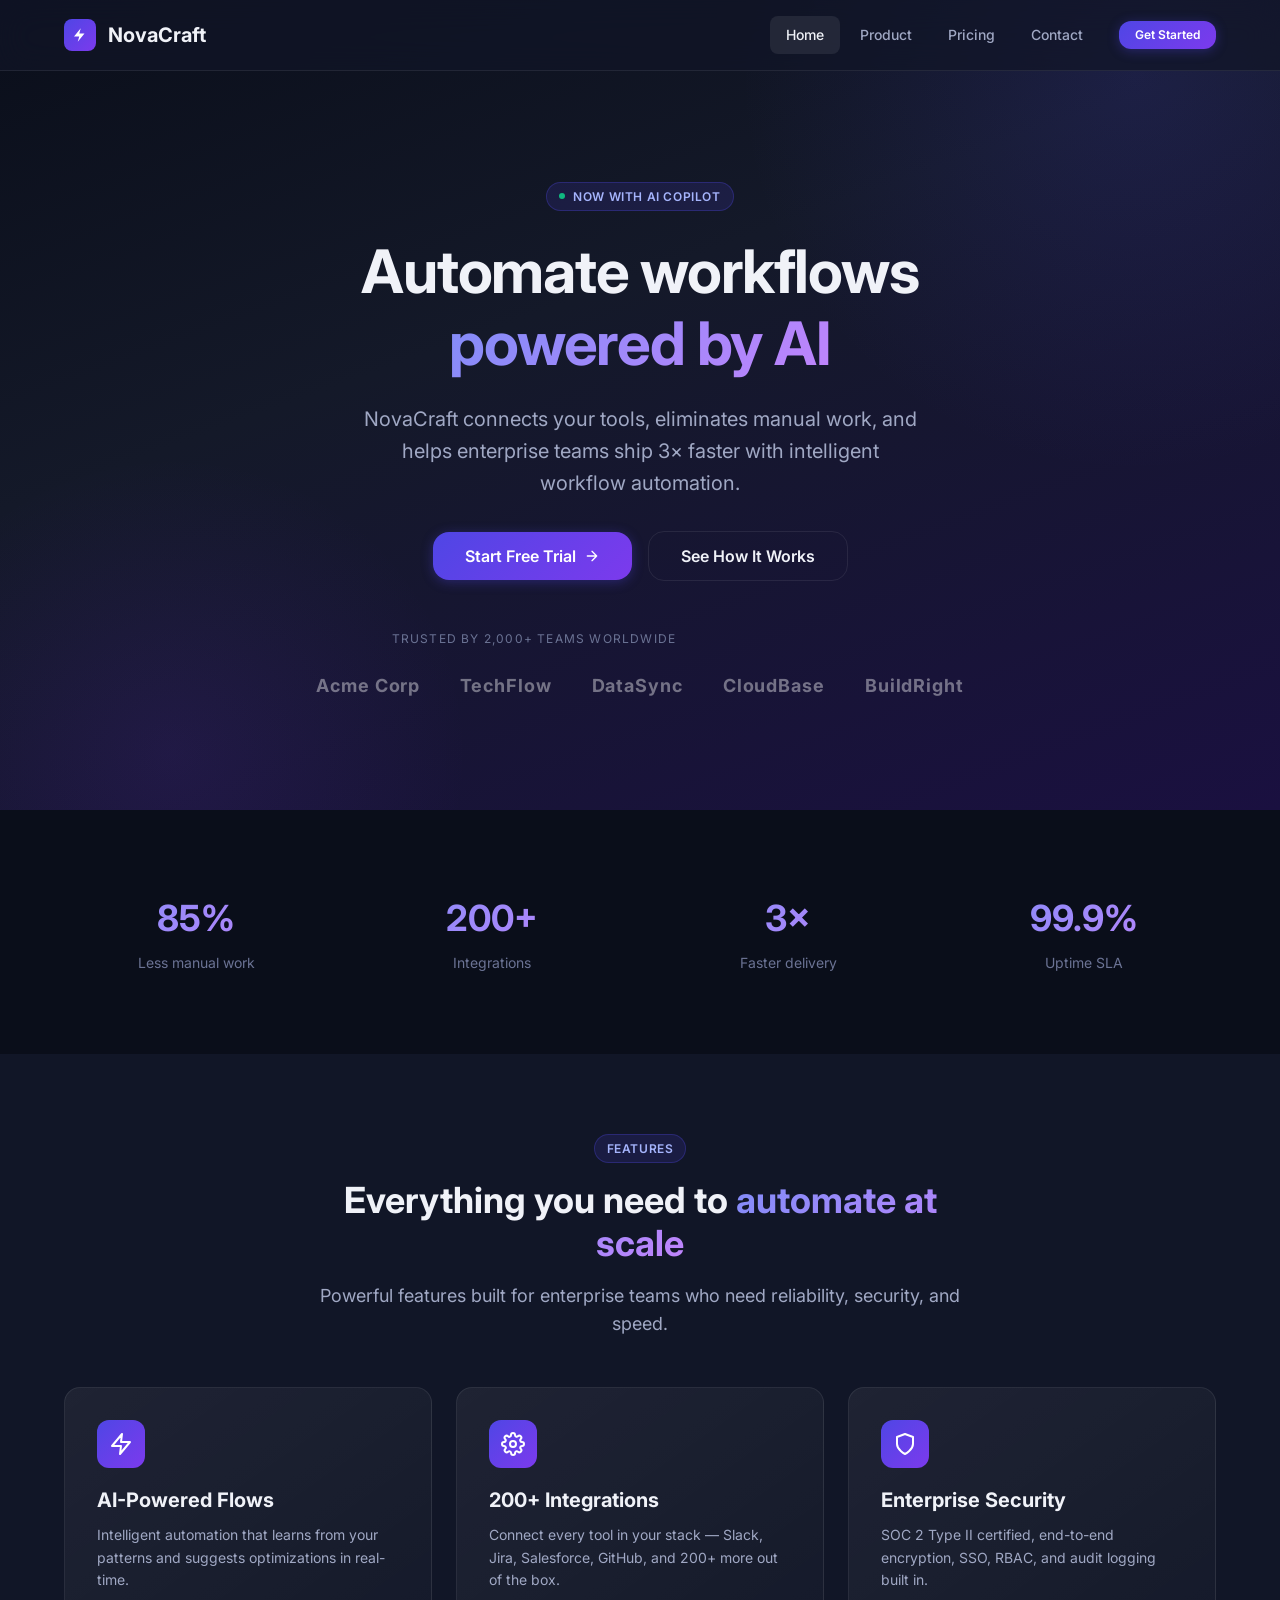
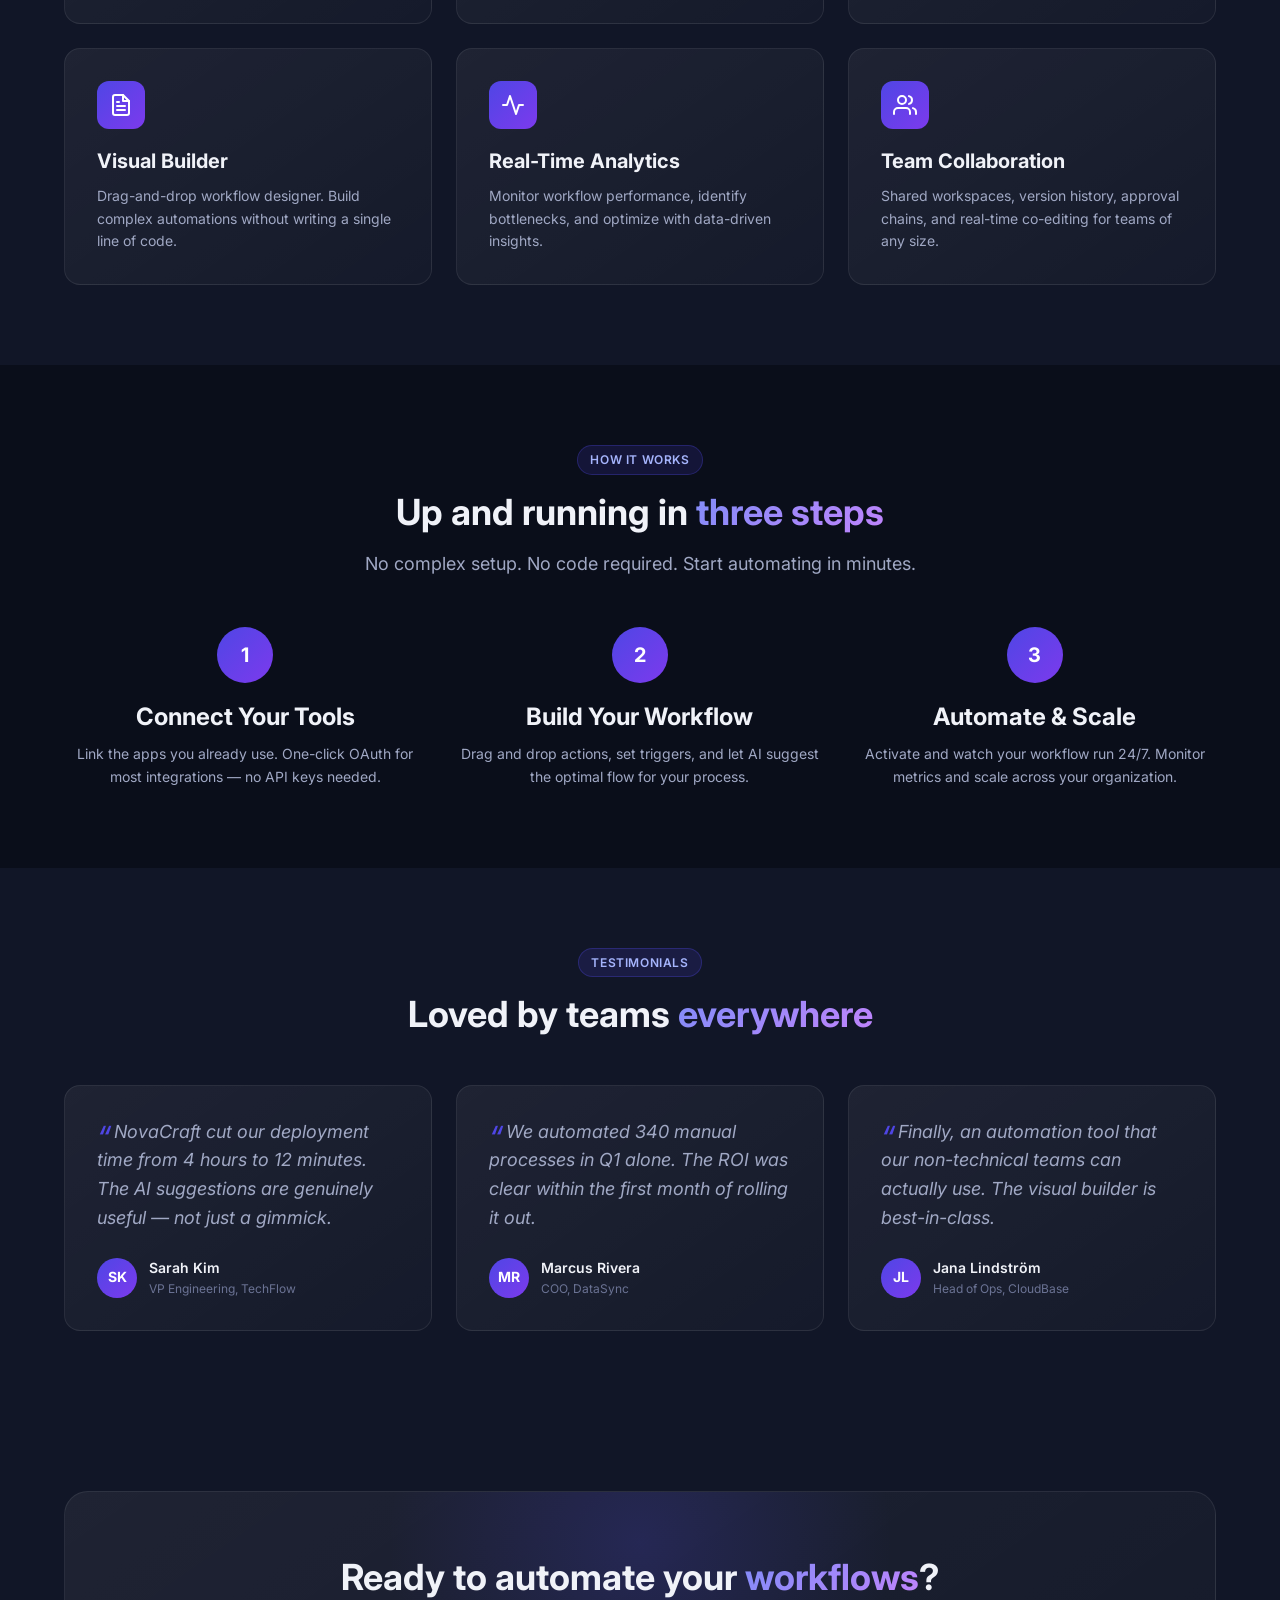
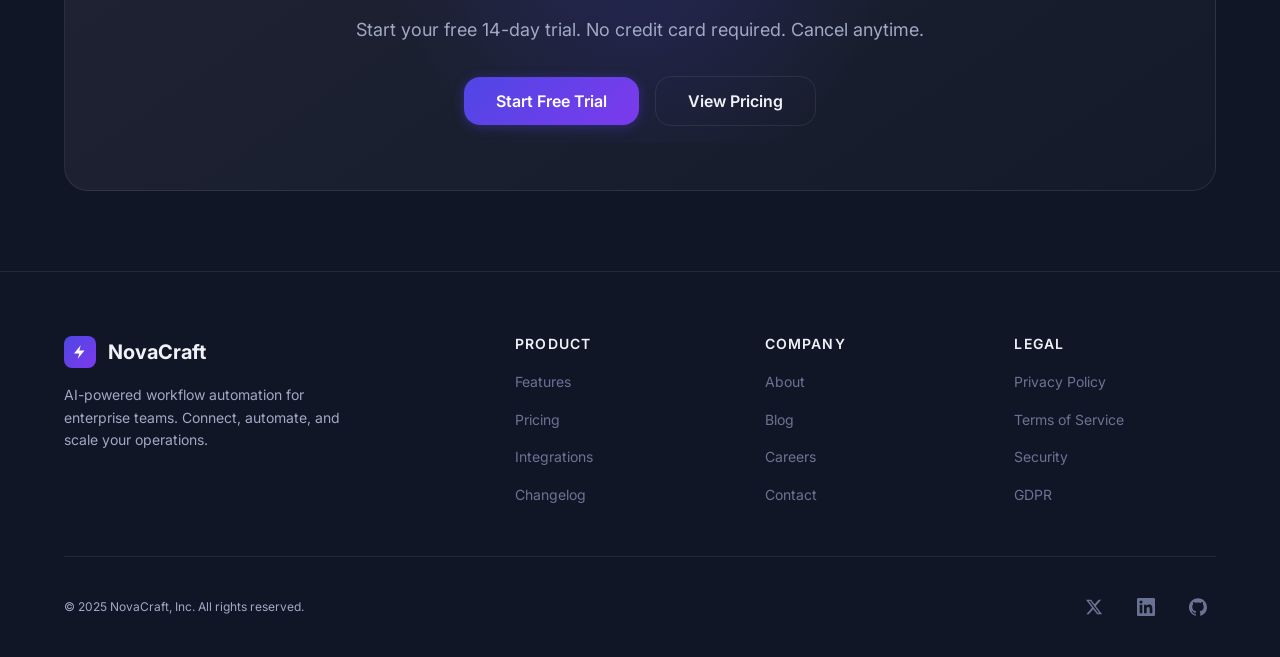
<file: task-a-marketing-site/index.html>
<!DOCTYPE html>
<html lang="en" dir="ltr">
<head>
  <meta charset="UTF-8">
  <meta name="viewport" content="width=device-width, initial-scale=1.0">

  <!-- SEO Meta -->
  <title>NovaCraft — AI Workflow Automation for Enterprise Teams</title>
  <meta name="description" content="NovaCraft automates complex business workflows with AI. Reduce manual effort by 85%, connect 200+ tools, and ship faster. Trusted by 2,000+ enterprise teams.">
  <link rel="canonical" href="https://novacraft-site.github.io/">

  <!-- Open Graph -->
  <meta property="og:title" content="NovaCraft — AI Workflow Automation for Enterprise Teams">
  <meta property="og:description" content="Automate complex business workflows with AI. Reduce manual effort by 85%, connect 200+ tools, and ship faster.">
  <meta property="og:type" content="website">
  <meta property="og:url" content="https://novacraft-site.github.io/">
  <meta property="og:image" content="https://novacraft-site.github.io/img/product-dashboard.png">
  <meta property="og:site_name" content="NovaCraft">

  <!-- Twitter -->
  <meta name="twitter:card" content="summary_large_image">
  <meta name="twitter:title" content="NovaCraft — AI Workflow Automation for Enterprise Teams">
  <meta name="twitter:description" content="Automate complex business workflows with AI. Reduce manual effort by 85%.">
  <meta name="twitter:image" content="https://novacraft-site.github.io/img/product-dashboard.png">

  <!-- Favicon -->
  <link rel="icon" href="favicon.svg" type="image/svg+xml">

  <!-- Fonts: preload critical weight, then load full family -->
  <link rel="preconnect" href="https://fonts.googleapis.com">
  <link rel="preconnect" href="https://fonts.gstatic.com" crossorigin>
  <link href="https://fonts.googleapis.com/css2?family=Inter:wght@400;500;600;700&display=swap" rel="stylesheet">

  <!-- Stylesheets -->
  <link rel="stylesheet" href="css/tokens.css">
  <link rel="stylesheet" href="css/base.css">
  <link rel="stylesheet" href="css/components.css">
  <link rel="stylesheet" href="css/pages/home.css">

  <!-- Structured Data -->
  <script type="application/ld+json">
  {
    "@context": "https://schema.org",
    "@graph": [
      {
        "@type": "Organization",
        "@id": "https://novacraft-site.github.io/#org",
        "name": "NovaCraft",
        "url": "https://novacraft-site.github.io/",
        "logo": "https://novacraft-site.github.io/favicon.svg",
        "description": "AI-powered workflow automation platform for enterprise teams.",
        "sameAs": [
          "https://twitter.com/novacraft",
          "https://linkedin.com/company/novacraft"
        ],
        "contactPoint": {
          "@type": "ContactPoint",
          "contactType": "sales",
          "email": "hello@novacraft.io"
        }
      },
      {
        "@type": "WebSite",
        "@id": "https://novacraft-site.github.io/#website",
        "name": "NovaCraft",
        "url": "https://novacraft-site.github.io/",
        "publisher": { "@id": "https://novacraft-site.github.io/#org" }
      },
      {
        "@type": "SoftwareApplication",
        "name": "NovaCraft Workflow Platform",
        "applicationCategory": "BusinessApplication",
        "operatingSystem": "Web",
        "description": "AI-powered workflow automation platform that connects 200+ tools and reduces manual effort by 85%.",
        "offers": {
          "@type": "AggregateOffer",
          "priceCurrency": "USD",
          "lowPrice": "29",
          "highPrice": "149",
          "offerCount": "3"
        },
        "provider": { "@id": "https://novacraft-site.github.io/#org" },
        "aggregateRating": {
          "@type": "AggregateRating",
          "ratingValue": "4.8",
          "reviewCount": "320",
          "bestRating": "5"
        }
      },
      {
        "@type": "BreadcrumbList",
        "itemListElement": [
          {
            "@type": "ListItem",
            "position": 1,
            "name": "Home",
            "item": "https://novacraft-site.github.io/"
          }
        ]
      }
    ]
  }
  </script>
</head>
<body>
  <!-- Skip to Content -->
  <a href="#main-content" class="skip-link">Skip to main content</a>

  <!-- ═══ NAVBAR ═══ -->
  <header class="navbar" role="banner">
    <div class="container navbar__inner">
      <a href="index.html" class="navbar__logo" aria-label="NovaCraft home">
        <span class="navbar__logo-icon">
          <svg viewBox="0 0 24 24" aria-hidden="true"><path d="M13 3L4 14h7l-2 7 9-11h-7l2-7z"/></svg>
        </span>
        NovaCraft
      </a>

      <button class="navbar__toggle" aria-label="Open menu" aria-expanded="false" aria-controls="nav-menu" id="nav-toggle">
        <span class="navbar__toggle-bar" aria-hidden="true"></span>
        <span class="navbar__toggle-bar" aria-hidden="true"></span>
        <span class="navbar__toggle-bar" aria-hidden="true"></span>
      </button>

      <nav id="nav-menu" class="navbar__links" role="navigation" aria-label="Primary navigation">
        <a href="index.html" class="navbar__link" aria-current="page">Home</a>
        <a href="product.html" class="navbar__link">Product</a>
        <a href="pricing.html" class="navbar__link">Pricing</a>
        <a href="contact.html" class="navbar__link">Contact</a>
        <span class="navbar__cta">
          <a href="contact.html" class="btn btn--primary btn--sm">Get Started</a>
        </span>
      </nav>
    </div>
  </header>

  <!-- ═══ MAIN ═══ -->
  <main id="main-content">

    <!-- Hero Section -->
    <section class="hero" aria-labelledby="hero-title">
      <div class="container hero__content">
        <div class="badge badge--brand hero__badge">
          <span class="badge__dot" aria-hidden="true"></span>
          Now with AI Copilot
        </div>

        <h1 id="hero-title" class="hero__title">
          Automate workflows <br>
          <span class="gradient-text">powered by AI</span>
        </h1>

        <p class="hero__subtitle">
          NovaCraft connects your tools, eliminates manual work, and helps enterprise teams ship 3× faster with intelligent workflow automation.
        </p>

        <div class="hero__actions">
          <a href="contact.html" class="btn btn--primary btn--lg">
            Start Free Trial
            <svg width="16" height="16" viewBox="0 0 24 24" fill="none" stroke="currentColor" stroke-width="2" stroke-linecap="round" stroke-linejoin="round" aria-hidden="true"><path d="M5 12h14M12 5l7 7-7 7"/></svg>
          </a>
          <a href="product.html" class="btn btn--secondary btn--lg">
            See How It Works
          </a>
        </div>

        <div class="hero__proof" aria-label="Trusted by leading companies">
          <p class="hero__proof-label">Trusted by 2,000+ teams worldwide</p>
          <div class="logo-strip">
            <span class="logo-strip__item">Acme Corp</span>
            <span class="logo-strip__item">TechFlow</span>
            <span class="logo-strip__item">DataSync</span>
            <span class="logo-strip__item">CloudBase</span>
            <span class="logo-strip__item">BuildRight</span>
          </div>
        </div>
      </div>
    </section>

    <!-- Stats -->
    <section class="section" aria-label="Key metrics">
      <div class="container">
        <div class="stats reveal">
          <div class="stat">
            <div class="stat__value">85%</div>
            <div class="stat__label">Less manual work</div>
          </div>
          <div class="stat">
            <div class="stat__value">200+</div>
            <div class="stat__label">Integrations</div>
          </div>
          <div class="stat">
            <div class="stat__value">3×</div>
            <div class="stat__label">Faster delivery</div>
          </div>
          <div class="stat">
            <div class="stat__value">99.9%</div>
            <div class="stat__label">Uptime SLA</div>
          </div>
        </div>
      </div>
    </section>

    <!-- Features -->
    <section class="section features" aria-labelledby="features-title">
      <div class="container">
        <div class="section-header reveal">
          <div class="section-header__badge">
            <span class="badge badge--brand">Features</span>
          </div>
          <h2 id="features-title" class="section-header__title">Everything you need to <span class="gradient-text">automate at scale</span></h2>
          <p class="section-header__text">Powerful features built for enterprise teams who need reliability, security, and speed.</p>
        </div>

        <div class="features__grid">
          <!-- Feature 1 -->
          <article class="card reveal reveal-delay-1">
            <div class="card__icon" aria-hidden="true">
              <svg viewBox="0 0 24 24"><path d="M13 2L3 14h9l-1 8 10-12h-9l1-8z"/></svg>
            </div>
            <h3 class="card__title">AI-Powered Flows</h3>
            <p class="card__text">Intelligent automation that learns from your patterns and suggests optimizations in real-time.</p>
          </article>

          <!-- Feature 2 -->
          <article class="card reveal reveal-delay-2">
            <div class="card__icon" aria-hidden="true">
              <svg viewBox="0 0 24 24"><circle cx="12" cy="12" r="3"/><path d="M19.4 15a1.65 1.65 0 00.33 1.82l.06.06a2 2 0 01-2.83 2.83l-.06-.06a1.65 1.65 0 00-1.82-.33 1.65 1.65 0 00-1 1.51V21a2 2 0 01-4 0v-.09A1.65 1.65 0 009 19.4a1.65 1.65 0 00-1.82.33l-.06.06a2 2 0 01-2.83-2.83l.06-.06A1.65 1.65 0 004.68 15a1.65 1.65 0 00-1.51-1H3a2 2 0 010-4h.09A1.65 1.65 0 004.6 9a1.65 1.65 0 00-.33-1.82l-.06-.06a2 2 0 012.83-2.83l.06.06A1.65 1.65 0 009 4.68a1.65 1.65 0 001-1.51V3a2 2 0 014 0v.09a1.65 1.65 0 001 1.51 1.65 1.65 0 001.82-.33l.06-.06a2 2 0 012.83 2.83l-.06.06A1.65 1.65 0 0019.4 9a1.65 1.65 0 001.51 1H21a2 2 0 010 4h-.09a1.65 1.65 0 00-1.51 1z"/></svg>
            </div>
            <h3 class="card__title">200+ Integrations</h3>
            <p class="card__text">Connect every tool in your stack — Slack, Jira, Salesforce, GitHub, and 200+ more out of the box.</p>
          </article>

          <!-- Feature 3 -->
          <article class="card reveal reveal-delay-3">
            <div class="card__icon" aria-hidden="true">
              <svg viewBox="0 0 24 24"><path d="M12 22s8-4 8-10V5l-8-3-8 3v7c0 6 8 10 8 10z"/></svg>
            </div>
            <h3 class="card__title">Enterprise Security</h3>
            <p class="card__text">SOC 2 Type II certified, end-to-end encryption, SSO, RBAC, and audit logging built in.</p>
          </article>

          <!-- Feature 4 -->
          <article class="card reveal reveal-delay-1">
            <div class="card__icon" aria-hidden="true">
              <svg viewBox="0 0 24 24"><path d="M14 2H6a2 2 0 00-2 2v16a2 2 0 002 2h12a2 2 0 002-2V8z"/><polyline points="14 2 14 8 20 8"/><line x1="16" y1="13" x2="8" y2="13"/><line x1="16" y1="17" x2="8" y2="17"/><polyline points="10 9 9 9 8 9"/></svg>
            </div>
            <h3 class="card__title">Visual Builder</h3>
            <p class="card__text">Drag-and-drop workflow designer. Build complex automations without writing a single line of code.</p>
          </article>

          <!-- Feature 5 -->
          <article class="card reveal reveal-delay-2">
            <div class="card__icon" aria-hidden="true">
              <svg viewBox="0 0 24 24"><polyline points="22 12 18 12 15 21 9 3 6 12 2 12"/></svg>
            </div>
            <h3 class="card__title">Real-Time Analytics</h3>
            <p class="card__text">Monitor workflow performance, identify bottlenecks, and optimize with data-driven insights.</p>
          </article>

          <!-- Feature 6 -->
          <article class="card reveal reveal-delay-3">
            <div class="card__icon" aria-hidden="true">
              <svg viewBox="0 0 24 24"><path d="M17 21v-2a4 4 0 00-4-4H5a4 4 0 00-4 4v2"/><circle cx="9" cy="7" r="4"/><path d="M23 21v-2a4 4 0 00-3-3.87"/><path d="M16 3.13a4 4 0 010 7.75"/></svg>
            </div>
            <h3 class="card__title">Team Collaboration</h3>
            <p class="card__text">Shared workspaces, version history, approval chains, and real-time co-editing for teams of any size.</p>
          </article>
        </div>
      </div>
    </section>

    <!-- How It Works -->
    <section class="section" aria-labelledby="how-title">
      <div class="container">
        <div class="section-header reveal">
          <div class="section-header__badge">
            <span class="badge badge--brand">How It Works</span>
          </div>
          <h2 id="how-title" class="section-header__title">Up and running in <span class="gradient-text">three steps</span></h2>
          <p class="section-header__text">No complex setup. No code required. Start automating in minutes.</p>
        </div>

        <div class="how-it-works__steps">
          <div class="step reveal reveal-delay-1">
            <div class="step__number" aria-hidden="true">1</div>
            <h3 class="step__title">Connect Your Tools</h3>
            <p class="step__text">Link the apps you already use. One-click OAuth for most integrations — no API keys needed.</p>
          </div>

          <div class="step reveal reveal-delay-2">
            <div class="step__number" aria-hidden="true">2</div>
            <h3 class="step__title">Build Your Workflow</h3>
            <p class="step__text">Drag and drop actions, set triggers, and let AI suggest the optimal flow for your process.</p>
          </div>

          <div class="step reveal reveal-delay-3">
            <div class="step__number" aria-hidden="true">3</div>
            <h3 class="step__title">Automate &amp; Scale</h3>
            <p class="step__text">Activate and watch your workflow run 24/7. Monitor metrics and scale across your organization.</p>
          </div>
        </div>
      </div>
    </section>

    <!-- Testimonials -->
    <section class="section" aria-labelledby="testimonials-title" style="background: var(--color-bg-secondary);">
      <div class="container">
        <div class="section-header reveal">
          <div class="section-header__badge">
            <span class="badge badge--brand">Testimonials</span>
          </div>
          <h2 id="testimonials-title" class="section-header__title">Loved by teams <span class="gradient-text">everywhere</span></h2>
        </div>

        <div class="testimonials__grid">
          <article class="testimonial reveal reveal-delay-1">
            <blockquote class="testimonial__quote">NovaCraft cut our deployment time from 4 hours to 12 minutes. The AI suggestions are genuinely useful — not just a gimmick.</blockquote>
            <div class="testimonial__author">
              <div class="testimonial__avatar" aria-hidden="true">SK</div>
              <div>
                <div class="testimonial__name">Sarah Kim</div>
                <div class="testimonial__role">VP Engineering, TechFlow</div>
              </div>
            </div>
          </article>

          <article class="testimonial reveal reveal-delay-2">
            <blockquote class="testimonial__quote">We automated 340 manual processes in Q1 alone. The ROI was clear within the first month of rolling it out.</blockquote>
            <div class="testimonial__author">
              <div class="testimonial__avatar" aria-hidden="true">MR</div>
              <div>
                <div class="testimonial__name">Marcus Rivera</div>
                <div class="testimonial__role">COO, DataSync</div>
              </div>
            </div>
          </article>

          <article class="testimonial reveal reveal-delay-3">
            <blockquote class="testimonial__quote">Finally, an automation tool that our non-technical teams can actually use. The visual builder is best-in-class.</blockquote>
            <div class="testimonial__author">
              <div class="testimonial__avatar" aria-hidden="true">JL</div>
              <div>
                <div class="testimonial__name">Jana Lindström</div>
                <div class="testimonial__role">Head of Ops, CloudBase</div>
              </div>
            </div>
          </article>
        </div>
      </div>
    </section>

    <!-- CTA Section -->
    <section class="section cta-section" aria-labelledby="cta-title">
      <div class="container">
        <div class="cta-section__box reveal">
          <h2 id="cta-title" class="cta-section__title">Ready to automate your <span class="gradient-text">workflows</span>?</h2>
          <p class="cta-section__text">Start your free 14-day trial. No credit card required. Cancel anytime.</p>
          <div class="cta-section__actions">
            <a href="contact.html" class="btn btn--primary btn--lg">Start Free Trial</a>
            <a href="pricing.html" class="btn btn--secondary btn--lg">View Pricing</a>
          </div>
        </div>
      </div>
    </section>

  </main>

  <!-- ═══ FOOTER ═══ -->
  <footer class="footer" role="contentinfo">
    <div class="container">
      <div class="footer__grid">
        <div class="footer__brand">
          <div class="footer__brand-name">
            <span class="navbar__logo-icon" aria-hidden="true">
              <svg viewBox="0 0 24 24"><path d="M13 3L4 14h7l-2 7 9-11h-7l2-7z" fill="#fff"/></svg>
            </span>
            NovaCraft
          </div>
          <p class="footer__brand-text">AI-powered workflow automation for enterprise teams. Connect, automate, and scale your operations.</p>
        </div>

        <nav aria-label="Product links">
          <h3 class="footer__heading">Product</h3>
          <ul class="footer__list">
            <li><a href="product.html" class="footer__link">Features</a></li>
            <li><a href="pricing.html" class="footer__link">Pricing</a></li>
            <li><a href="product.html#integrations" class="footer__link">Integrations</a></li>
            <li><a href="#" class="footer__link">Changelog</a></li>
          </ul>
        </nav>

        <nav aria-label="Company links">
          <h3 class="footer__heading">Company</h3>
          <ul class="footer__list">
            <li><a href="#" class="footer__link">About</a></li>
            <li><a href="#" class="footer__link">Blog</a></li>
            <li><a href="#" class="footer__link">Careers</a></li>
            <li><a href="contact.html" class="footer__link">Contact</a></li>
          </ul>
        </nav>

        <nav aria-label="Legal links">
          <h3 class="footer__heading">Legal</h3>
          <ul class="footer__list">
            <li><a href="#" class="footer__link">Privacy Policy</a></li>
            <li><a href="#" class="footer__link">Terms of Service</a></li>
            <li><a href="#" class="footer__link">Security</a></li>
            <li><a href="#" class="footer__link">GDPR</a></li>
          </ul>
        </nav>
      </div>

      <div class="footer__bottom">
        <p>&copy; 2025 NovaCraft, Inc. All rights reserved.</p>
        <div class="footer__socials">
          <a href="#" class="footer__social-link" aria-label="NovaCraft on Twitter">
            <svg viewBox="0 0 24 24" fill="currentColor" aria-hidden="true"><path d="M18.244 2.25h3.308l-7.227 8.26 8.502 11.24H16.17l-5.214-6.817L4.99 21.75H1.68l7.73-8.835L1.254 2.25H8.08l4.713 6.231zm-1.161 17.52h1.833L7.084 4.126H5.117z"/></svg>
          </a>
          <a href="#" class="footer__social-link" aria-label="NovaCraft on LinkedIn">
            <svg viewBox="0 0 24 24" fill="currentColor" aria-hidden="true"><path d="M20.447 20.452h-3.554v-5.569c0-1.328-.027-3.037-1.852-3.037-1.853 0-2.136 1.445-2.136 2.939v5.667H9.351V9h3.414v1.561h.046c.477-.9 1.637-1.85 3.37-1.85 3.601 0 4.267 2.37 4.267 5.455v6.286zM5.337 7.433a2.062 2.062 0 01-2.063-2.065 2.064 2.064 0 112.063 2.065zm1.782 13.019H3.555V9h3.564v11.452zM22.225 0H1.771C.792 0 0 .774 0 1.729v20.542C0 23.227.792 24 1.771 24h20.451C23.2 24 24 23.227 24 22.271V1.729C24 .774 23.2 0 22.222 0h.003z"/></svg>
          </a>
          <a href="#" class="footer__social-link" aria-label="NovaCraft on GitHub">
            <svg viewBox="0 0 24 24" fill="currentColor" aria-hidden="true"><path d="M12 .297c-6.63 0-12 5.373-12 12 0 5.303 3.438 9.8 8.205 11.385.6.113.82-.258.82-.577 0-.285-.01-1.04-.015-2.04-3.338.724-4.042-1.61-4.042-1.61C4.422 18.07 3.633 17.7 3.633 17.7c-1.087-.744.084-.729.084-.729 1.205.084 1.838 1.236 1.838 1.236 1.07 1.835 2.809 1.305 3.495.998.108-.776.417-1.305.76-1.605-2.665-.3-5.466-1.332-5.466-5.93 0-1.31.465-2.38 1.235-3.22-.135-.303-.54-1.523.105-3.176 0 0 1.005-.322 3.3 1.23.96-.267 1.98-.399 3-.405 1.02.006 2.04.138 3 .405 2.28-1.552 3.285-1.23 3.285-1.23.645 1.653.24 2.873.12 3.176.765.84 1.23 1.91 1.23 3.22 0 4.61-2.805 5.625-5.475 5.92.42.36.81 1.096.81 2.22 0 1.606-.015 2.896-.015 3.286 0 .315.21.69.825.57C20.565 22.092 24 17.592 24 12.297c0-6.627-5.373-12-12-12"/></svg>
          </a>
        </div>
      </div>
    </div>
  </footer>

  <!-- Scripts (deferred for performance) -->
  <script src="js/nav.js" defer></script>
  <script src="js/main.js" defer></script>
</body>
</html>
</file>
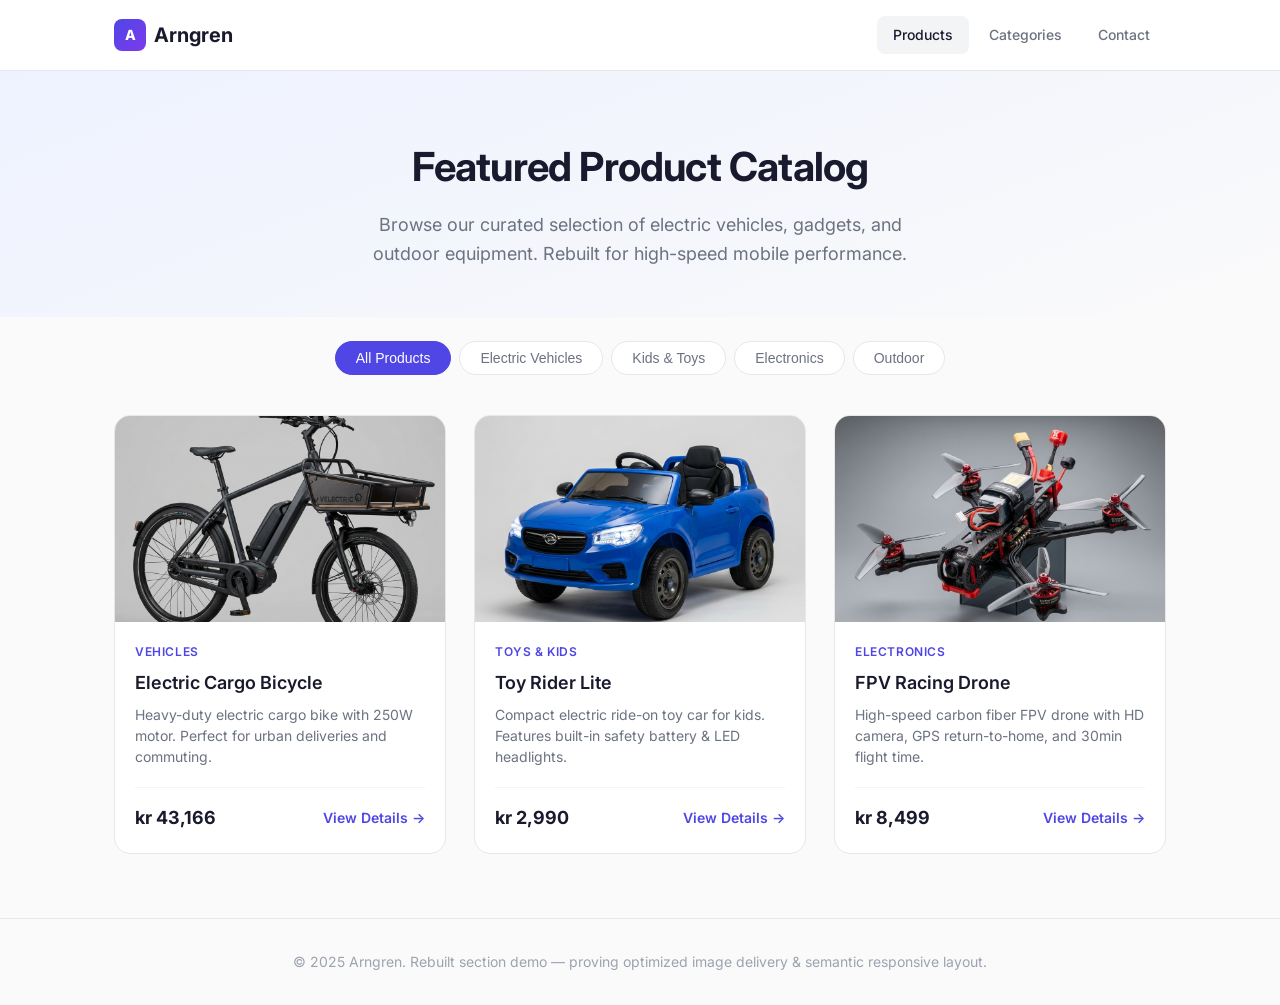
<file: task-b-performance-diagnosis/rebuilt-section/index.html>
<!DOCTYPE html>
<html lang="en">
<head>
  <meta charset="UTF-8">
  <meta name="viewport" content="width=device-width, initial-scale=1.0">
  <title>Arngren Products — Rebuilt Section Demo</title>
  <meta name="description" content="Rebuilt hero and product catalog section from arngren.net, demonstrating modern web performance best practices with optimized WebP/PNG images.">
  
  <!-- Performance optimization: Preload LCP Image -->
  <link rel="preload" as="image" href="img/elsykkel.png">

  <link rel="preconnect" href="https://fonts.googleapis.com">
  <link rel="preconnect" href="https://fonts.gstatic.com" crossorigin>
  <link href="https://fonts.googleapis.com/css2?family=Inter:wght@400;500;600;700&display=swap" rel="stylesheet">
  <link rel="stylesheet" href="style.css">
</head>
<body>
  <a href="#main" class="skip-link">Skip to main content</a>

  <!-- ═══ HEADER ═══ -->
  <header class="site-header" role="banner">
    <div class="container header-inner">
      <a href="#" class="logo" aria-label="Arngren home">
        <span class="logo-icon" aria-hidden="true">A</span>
        Arngren
      </a>
      <nav class="header-nav" role="navigation" aria-label="Main navigation">
        <a href="#" class="nav-link nav-link--active" aria-current="page">Products</a>
        <a href="#" class="nav-link">Categories</a>
        <a href="#" class="nav-link">Contact</a>
      </nav>
    </div>
  </header>

  <!-- ═══ MAIN ═══ -->
  <main id="main">

    <!-- Hero Banner -->
    <section class="hero" aria-labelledby="hero-title">
      <div class="container">
        <h1 id="hero-title" class="hero-title">Featured Product Catalog</h1>
        <p class="hero-text">Browse our curated selection of electric vehicles, gadgets, and outdoor equipment. Rebuilt for high-speed mobile performance.</p>
      </div>
    </section>

    <!-- Category Filters -->
    <section class="filters" aria-label="Filter products by category">
      <div class="container">
        <div class="filter-bar">
          <button class="filter-chip filter-chip--active" aria-pressed="true">All Products</button>
          <button class="filter-chip" aria-pressed="false">Electric Vehicles</button>
          <button class="filter-chip" aria-pressed="false">Kids &amp; Toys</button>
          <button class="filter-chip" aria-pressed="false">Electronics</button>
          <button class="filter-chip" aria-pressed="false">Outdoor</button>
        </div>
      </div>
    </section>

    <!-- Product Grid -->
    <section class="products" aria-labelledby="products-title">
      <div class="container">
        <h2 id="products-title" class="sr-only">Product catalog</h2>

        <div class="product-grid">

          <!-- Product 1 (LCP Element — eager loaded + preloaded) -->
          <article class="product-card">
            <div class="product-card__image-wrap">
              <img src="img/elsykkel.png" alt="Electric Cargo Bicycle" class="product-card__img" width="400" height="250" loading="eager" decoding="async">
            </div>
            <div class="product-card__body">
              <span class="product-card__category">Vehicles</span>
              <h3 class="product-card__title">Electric Cargo Bicycle</h3>
              <p class="product-card__desc">Heavy-duty electric cargo bike with 250W motor. Perfect for urban deliveries and commuting.</p>
              <div class="product-card__footer">
                <span class="product-card__price">kr 43,166</span>
                <a href="#" class="product-card__cta" aria-label="View Electric Cargo Bicycle details">View Details →</a>
              </div>
            </div>
          </article>

          <!-- Product 2 (Lazy loaded below fold) -->
          <article class="product-card">
            <div class="product-card__image-wrap">
              <img src="img/toy-rider.png" alt="Toy Rider Lite Electric Car" class="product-card__img" width="400" height="250" loading="lazy" decoding="async">
            </div>
            <div class="product-card__body">
              <span class="product-card__category">Toys &amp; Kids</span>
              <h3 class="product-card__title">Toy Rider Lite</h3>
              <p class="product-card__desc">Compact electric ride-on toy car for kids. Features built-in safety battery &amp; LED headlights.</p>
              <div class="product-card__footer">
                <span class="product-card__price">kr 2,990</span>
                <a href="#" class="product-card__cta" aria-label="View Toy Rider Lite details">View Details →</a>
              </div>
            </div>
          </article>

          <!-- Product 3 (Lazy loaded below fold) -->
          <article class="product-card">
            <div class="product-card__image-wrap">
              <img src="img/drone.png" alt="FPV Racing Drone" class="product-card__img" width="400" height="250" loading="lazy" decoding="async">
            </div>
            <div class="product-card__body">
              <span class="product-card__category">Electronics</span>
              <h3 class="product-card__title">FPV Racing Drone</h3>
              <p class="product-card__desc">High-speed carbon fiber FPV drone with HD camera, GPS return-to-home, and 30min flight time.</p>
              <div class="product-card__footer">
                <span class="product-card__price">kr 8,499</span>
                <a href="#" class="product-card__cta" aria-label="View FPV Racing Drone details">View Details →</a>
              </div>
            </div>
          </article>

        </div>
      </div>
    </section>

  </main>

  <!-- ═══ FOOTER ═══ -->
  <footer class="site-footer" role="contentinfo">
    <div class="container footer-inner">
      <p>&copy; 2025 Arngren. Rebuilt section demo — proving optimized image delivery &amp; semantic responsive layout.</p>
    </div>
  </footer>
</body>
</html>
</file>
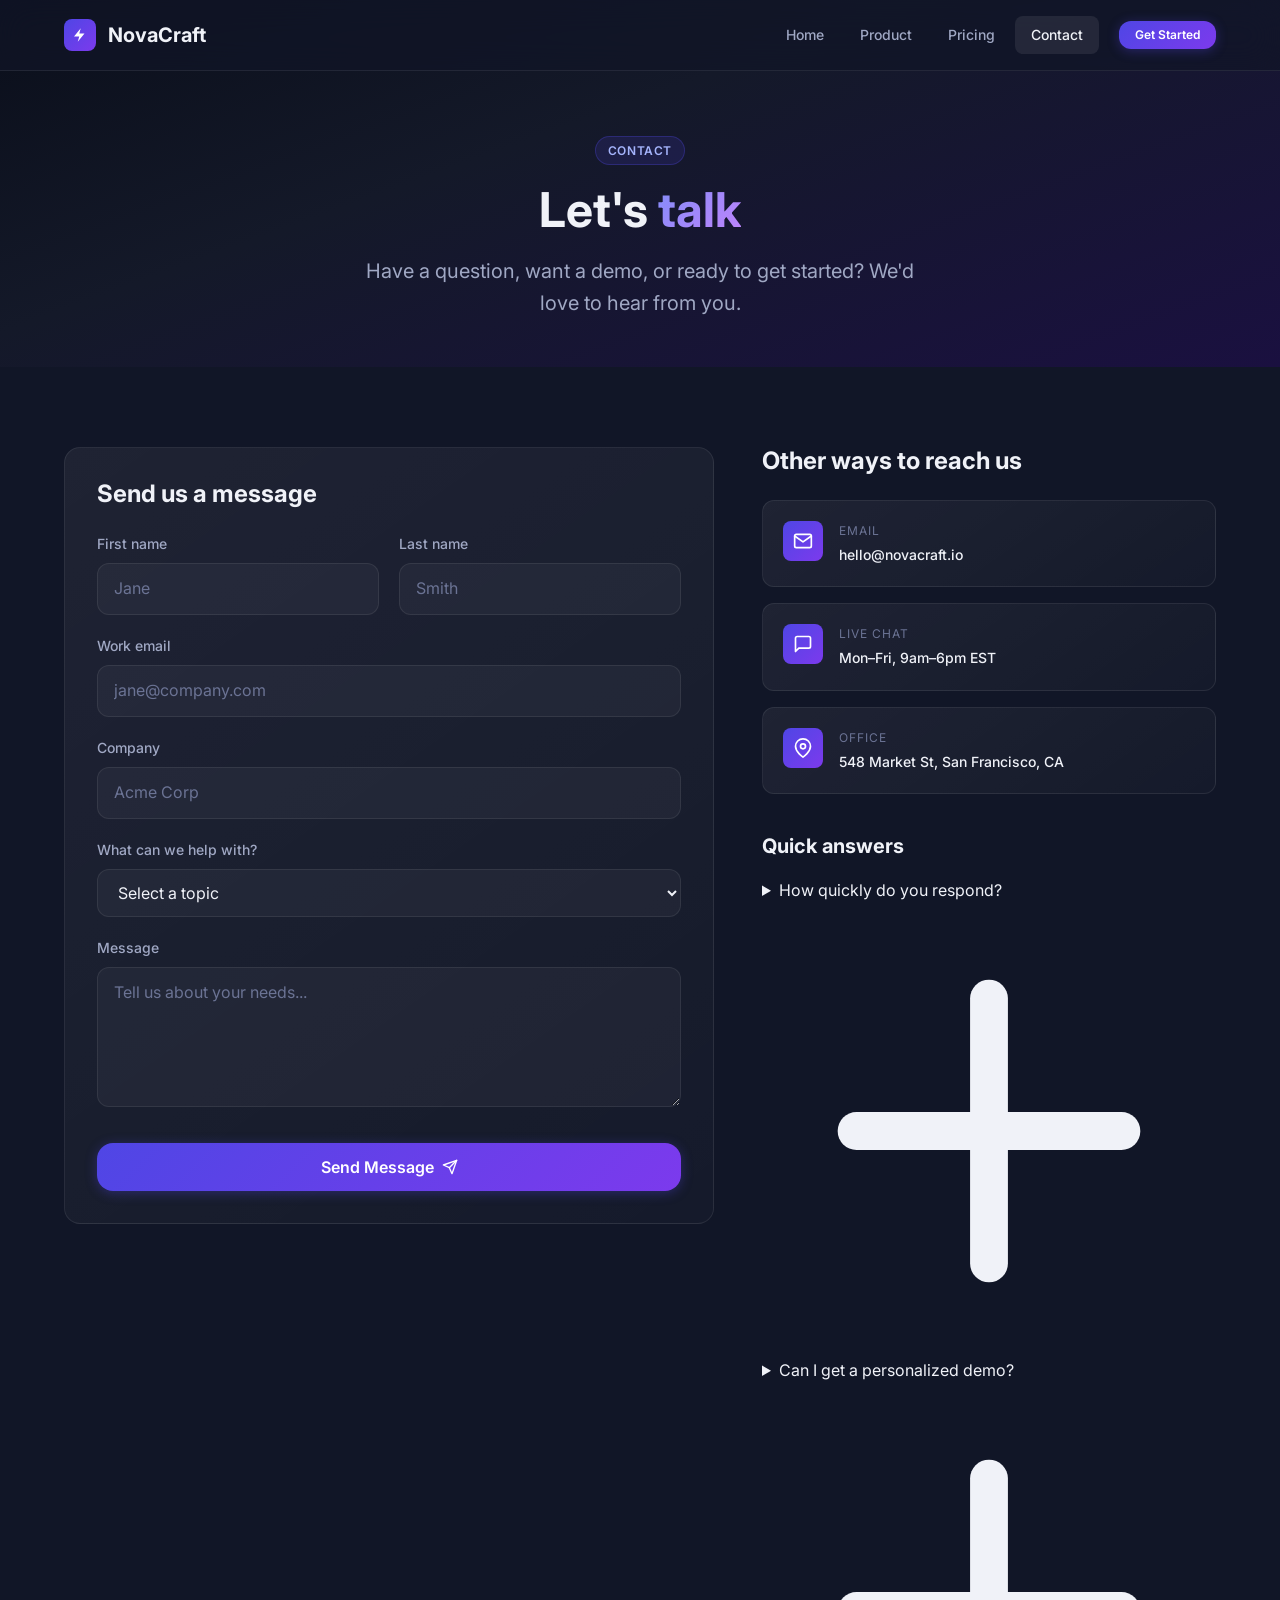
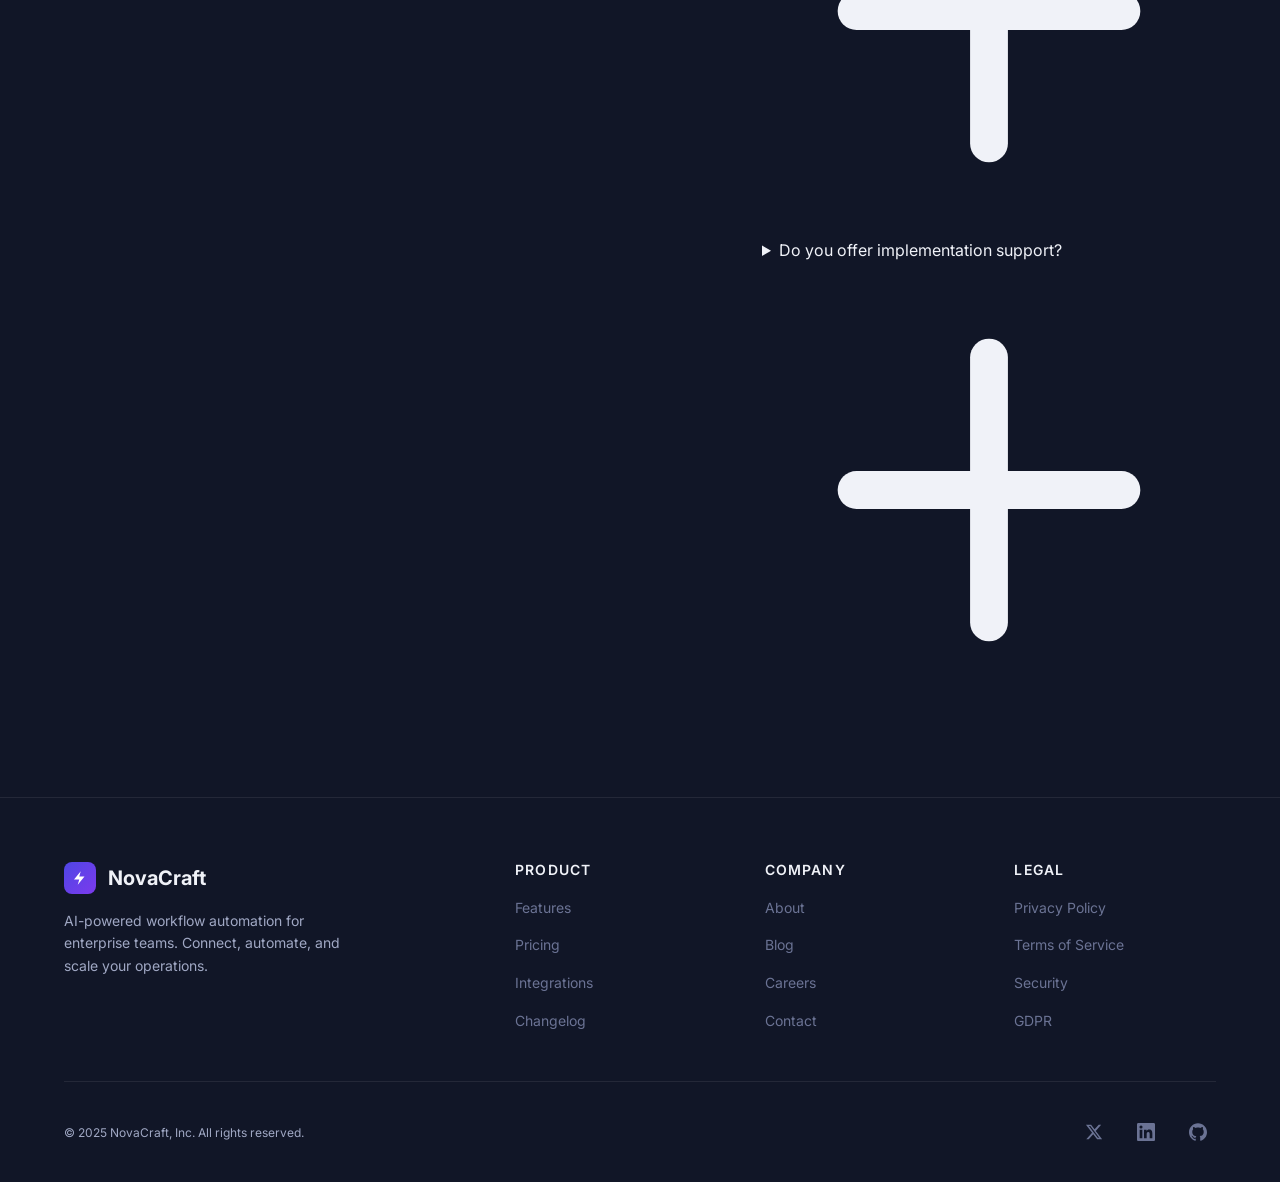
<file: task-a-marketing-site/contact.html>
<!DOCTYPE html>
<html lang="en" dir="ltr">
<head>
  <meta charset="UTF-8">
  <meta name="viewport" content="width=device-width, initial-scale=1.0">

  <!-- SEO Meta -->
  <title>Contact — NovaCraft | Get in Touch With Our Team</title>
  <meta name="description" content="Contact the NovaCraft team. Start a free trial, book a demo, or get support. Email hello@novacraft.io or use our contact form.">
  <link rel="canonical" href="https://novacraft-site.github.io/contact.html">

  <!-- Open Graph -->
  <meta property="og:title" content="Contact — NovaCraft | Get in Touch">
  <meta property="og:description" content="Start a free trial, book a demo, or get support from the NovaCraft team.">
  <meta property="og:type" content="website">
  <meta property="og:url" content="https://novacraft-site.github.io/contact.html">
  <meta property="og:image" content="https://novacraft-site.github.io/img/product-dashboard.png">
  <meta property="og:site_name" content="NovaCraft">

  <!-- Twitter -->
  <meta name="twitter:card" content="summary_large_image">
  <meta name="twitter:title" content="Contact — NovaCraft">
  <meta name="twitter:description" content="Start a free trial, book a demo, or get support.">
  <meta name="twitter:image" content="https://novacraft-site.github.io/img/product-dashboard.png">

  <!-- Favicon -->
  <link rel="icon" href="favicon.svg" type="image/svg+xml">

  <!-- Fonts -->
  <link rel="preconnect" href="https://fonts.googleapis.com">
  <link rel="preconnect" href="https://fonts.gstatic.com" crossorigin>
  <link href="https://fonts.googleapis.com/css2?family=Inter:wght@400;500;600;700&display=swap" rel="stylesheet">

  <!-- Stylesheets -->
  <link rel="stylesheet" href="css/tokens.css">
  <link rel="stylesheet" href="css/base.css">
  <link rel="stylesheet" href="css/components.css">
  <link rel="stylesheet" href="css/pages/contact.css">

  <!-- Structured Data -->
  <script type="application/ld+json">
  {
    "@context": "https://schema.org",
    "@graph": [
      {
        "@type": "Organization",
        "@id": "https://novacraft-site.github.io/#org",
        "name": "NovaCraft",
        "url": "https://novacraft-site.github.io/",
        "email": "hello@novacraft.io",
        "contactPoint": [
          {
            "@type": "ContactPoint",
            "contactType": "sales",
            "email": "hello@novacraft.io",
            "availableLanguage": "English"
          },
          {
            "@type": "ContactPoint",
            "contactType": "customer support",
            "email": "support@novacraft.io",
            "availableLanguage": "English"
          }
        ]
      },
      {
        "@type": "WebSite",
        "@id": "https://novacraft-site.github.io/#website",
        "name": "NovaCraft",
        "url": "https://novacraft-site.github.io/",
        "publisher": { "@id": "https://novacraft-site.github.io/#org" }
      },
      {
        "@type": "ContactPage",
        "name": "Contact NovaCraft",
        "url": "https://novacraft-site.github.io/contact.html",
        "description": "Get in touch with the NovaCraft team for sales, support, or partnership inquiries.",
        "mainEntity": { "@id": "https://novacraft-site.github.io/#org" }
      },
      {
        "@type": "FAQPage",
        "mainEntity": [
          {
            "@type": "Question",
            "name": "How quickly do you respond?",
            "acceptedAnswer": {
              "@type": "Answer",
              "text": "We respond to all inquiries within 24 hours on business days. Enterprise customers get priority response within 4 hours."
            }
          },
          {
            "@type": "Question",
            "name": "Can I get a personalized demo?",
            "acceptedAnswer": {
              "@type": "Answer",
              "text": "Yes! Select 'Book a Demo' in the contact form and our team will schedule a personalized walkthrough of NovaCraft tailored to your use case."
            }
          },
          {
            "@type": "Question",
            "name": "Do you offer implementation support?",
            "acceptedAnswer": {
              "@type": "Answer",
              "text": "Professional and Enterprise plans include dedicated onboarding assistance. Our team helps you set up your first workflows and migrate existing automations."
            }
          }
        ]
      },
      {
        "@type": "BreadcrumbList",
        "itemListElement": [
          {
            "@type": "ListItem",
            "position": 1,
            "name": "Home",
            "item": "https://novacraft-site.github.io/"
          },
          {
            "@type": "ListItem",
            "position": 2,
            "name": "Contact",
            "item": "https://novacraft-site.github.io/contact.html"
          }
        ]
      }
    ]
  }
  </script>
</head>
<body>
  <a href="#main-content" class="skip-link">Skip to main content</a>

  <!-- ═══ NAVBAR ═══ -->
  <header class="navbar" role="banner">
    <div class="container navbar__inner">
      <a href="index.html" class="navbar__logo" aria-label="NovaCraft home">
        <span class="navbar__logo-icon">
          <svg viewBox="0 0 24 24" aria-hidden="true"><path d="M13 3L4 14h7l-2 7 9-11h-7l2-7z"/></svg>
        </span>
        NovaCraft
      </a>
      <button class="navbar__toggle" aria-label="Open menu" aria-expanded="false" aria-controls="nav-menu" id="nav-toggle">
        <span class="navbar__toggle-bar" aria-hidden="true"></span>
        <span class="navbar__toggle-bar" aria-hidden="true"></span>
        <span class="navbar__toggle-bar" aria-hidden="true"></span>
      </button>
      <nav id="nav-menu" class="navbar__links" role="navigation" aria-label="Primary navigation">
        <a href="index.html" class="navbar__link">Home</a>
        <a href="product.html" class="navbar__link">Product</a>
        <a href="pricing.html" class="navbar__link">Pricing</a>
        <a href="contact.html" class="navbar__link" aria-current="page">Contact</a>
        <span class="navbar__cta">
          <a href="contact.html" class="btn btn--primary btn--sm">Get Started</a>
        </span>
      </nav>
    </div>
  </header>

  <!-- ═══ MAIN ═══ -->
  <main id="main-content">

    <!-- Contact Hero -->
    <section class="contact-hero" aria-labelledby="contact-hero-title">
      <div class="container">
        <span class="badge badge--brand" style="margin-bottom: var(--space-4); display: inline-flex;">Contact</span>
        <h1 id="contact-hero-title" class="contact-hero__title">Let's <span class="gradient-text">talk</span></h1>
        <p class="contact-hero__text">Have a question, want a demo, or ready to get started? We'd love to hear from you.</p>
      </div>
    </section>

    <!-- Contact Layout -->
    <section class="section contact-layout" aria-labelledby="contact-form-title">
      <div class="container">
        <div class="contact-layout__grid">

          <!-- Contact Form -->
          <div class="contact-form reveal">
            <h2 id="contact-form-title" class="contact-form__title">Send us a message</h2>

            <form id="contact-form" class="contact-form__fields" novalidate>
              <div class="contact-form__row">
                <div class="form-group">
                  <label for="first-name" class="form-label">First name</label>
                  <input type="text" id="first-name" name="firstName" class="form-input" placeholder="Jane" required autocomplete="given-name">
                  <span class="form-error" id="first-name-error" role="alert">Please enter your first name.</span>
                </div>
                <div class="form-group">
                  <label for="last-name" class="form-label">Last name</label>
                  <input type="text" id="last-name" name="lastName" class="form-input" placeholder="Smith" required autocomplete="family-name">
                  <span class="form-error" id="last-name-error" role="alert">Please enter your last name.</span>
                </div>
              </div>

              <div class="form-group">
                <label for="email" class="form-label">Work email</label>
                <input type="email" id="email" name="email" class="form-input" placeholder="jane@company.com" required autocomplete="email">
                <span class="form-error" id="email-error" role="alert">Please enter a valid email address.</span>
              </div>

              <div class="form-group">
                <label for="company" class="form-label">Company</label>
                <input type="text" id="company" name="company" class="form-input" placeholder="Acme Corp" autocomplete="organization">
              </div>

              <div class="form-group">
                <label for="subject" class="form-label">What can we help with?</label>
                <select id="subject" name="subject" class="form-input" required>
                  <option value="" disabled selected>Select a topic</option>
                  <option value="trial">Start a free trial</option>
                  <option value="demo">Book a demo</option>
                  <option value="pricing">Pricing question</option>
                  <option value="support">Technical support</option>
                  <option value="partnership">Partnership</option>
                  <option value="other">Other</option>
                </select>
                <span class="form-error" id="subject-error" role="alert">Please select a topic.</span>
              </div>

              <div class="form-group">
                <label for="message" class="form-label">Message</label>
                <textarea id="message" name="message" class="form-textarea" placeholder="Tell us about your needs..." required></textarea>
                <span class="form-error" id="message-error" role="alert">Please enter a message.</span>
              </div>

              <button type="submit" class="btn btn--primary btn--lg contact-form__submit" id="submit-btn">
                Send Message
                <svg width="16" height="16" viewBox="0 0 24 24" fill="none" stroke="currentColor" stroke-width="2" stroke-linecap="round" stroke-linejoin="round" aria-hidden="true"><line x1="22" y1="2" x2="11" y2="13"/><polygon points="22 2 15 22 11 13 2 9 22 2"/></svg>
              </button>
            </form>

            <!-- Success State -->
            <div class="contact-form__success" id="form-success" aria-live="polite">
              <div class="contact-form__success-icon" aria-hidden="true">
                <svg viewBox="0 0 24 24" fill="none" stroke="currentColor" stroke-width="2" stroke-linecap="round" stroke-linejoin="round"><polyline points="20 6 9 17 4 12"/></svg>
              </div>
              <h3 style="margin-bottom: var(--space-3);">Message sent!</h3>
              <p style="font-size: var(--text-sm); color: var(--color-text-secondary);">Thanks for reaching out. We'll get back to you within 24 hours.</p>
            </div>
          </div>

          <!-- Contact Info -->
          <aside class="contact-info reveal reveal-delay-2">
            <h2 class="contact-info__title">Other ways to reach us</h2>

            <div class="contact-info__cards">
              <div class="contact-info-card">
                <div class="contact-info-card__icon" aria-hidden="true">
                  <svg viewBox="0 0 24 24" stroke-linecap="round" stroke-linejoin="round"><path d="M4 4h16c1.1 0 2 .9 2 2v12c0 1.1-.9 2-2 2H4c-1.1 0-2-.9-2-2V6c0-1.1.9-2 2-2z"/><polyline points="22,6 12,13 2,6"/></svg>
                </div>
                <div>
                  <div class="contact-info-card__label">Email</div>
                  <div class="contact-info-card__value">hello@novacraft.io</div>
                </div>
              </div>

              <div class="contact-info-card">
                <div class="contact-info-card__icon" aria-hidden="true">
                  <svg viewBox="0 0 24 24" stroke-linecap="round" stroke-linejoin="round"><path d="M21 15a2 2 0 01-2 2H7l-4 4V5a2 2 0 012-2h14a2 2 0 012 2z"/></svg>
                </div>
                <div>
                  <div class="contact-info-card__label">Live Chat</div>
                  <div class="contact-info-card__value">Mon–Fri, 9am–6pm EST</div>
                </div>
              </div>

              <div class="contact-info-card">
                <div class="contact-info-card__icon" aria-hidden="true">
                  <svg viewBox="0 0 24 24" stroke-linecap="round" stroke-linejoin="round"><path d="M21 10c0 7-9 13-9 13s-9-6-9-13a9 9 0 0118 0z"/><circle cx="12" cy="10" r="3"/></svg>
                </div>
                <div>
                  <div class="contact-info-card__label">Office</div>
                  <div class="contact-info-card__value">548 Market St, San Francisco, CA</div>
                </div>
              </div>
            </div>

            <!-- Mini FAQ -->
            <h3 class="contact-faq__title">Quick answers</h3>
            <div class="faq__list">
              <details class="faq-item">
                <summary class="faq-item__trigger">
                  How quickly do you respond?
                  <svg class="faq-item__icon" viewBox="0 0 24 24" fill="none" stroke="currentColor" stroke-width="2" stroke-linecap="round" stroke-linejoin="round" aria-hidden="true"><line x1="12" y1="5" x2="12" y2="19"/><line x1="5" y1="12" x2="19" y2="12"/></svg>
                </summary>
                <div class="faq-item__content">
                  <p class="faq-item__answer">We respond to all inquiries within 24 hours on business days. Enterprise customers get priority response within 4 hours.</p>
                </div>
              </details>

              <details class="faq-item">
                <summary class="faq-item__trigger">
                  Can I get a personalized demo?
                  <svg class="faq-item__icon" viewBox="0 0 24 24" fill="none" stroke="currentColor" stroke-width="2" stroke-linecap="round" stroke-linejoin="round" aria-hidden="true"><line x1="12" y1="5" x2="12" y2="19"/><line x1="5" y1="12" x2="19" y2="12"/></svg>
                </summary>
                <div class="faq-item__content">
                  <p class="faq-item__answer">Yes! Select "Book a Demo" in the contact form and our team will schedule a personalized walkthrough tailored to your use case.</p>
                </div>
              </details>

              <details class="faq-item">
                <summary class="faq-item__trigger">
                  Do you offer implementation support?
                  <svg class="faq-item__icon" viewBox="0 0 24 24" fill="none" stroke="currentColor" stroke-width="2" stroke-linecap="round" stroke-linejoin="round" aria-hidden="true"><line x1="12" y1="5" x2="12" y2="19"/><line x1="5" y1="12" x2="19" y2="12"/></svg>
                </summary>
                <div class="faq-item__content">
                  <p class="faq-item__answer">Professional and Enterprise plans include dedicated onboarding assistance. Our team helps you set up your first workflows and migrate existing automations.</p>
                </div>
              </details>
            </div>
          </aside>

        </div>
      </div>
    </section>

  </main>

  <!-- ═══ FOOTER ═══ -->
  <footer class="footer" role="contentinfo">
    <div class="container">
      <div class="footer__grid">
        <div class="footer__brand">
          <div class="footer__brand-name">
            <span class="navbar__logo-icon" aria-hidden="true">
              <svg viewBox="0 0 24 24"><path d="M13 3L4 14h7l-2 7 9-11h-7l2-7z" fill="#fff"/></svg>
            </span>
            NovaCraft
          </div>
          <p class="footer__brand-text">AI-powered workflow automation for enterprise teams. Connect, automate, and scale your operations.</p>
        </div>
        <nav aria-label="Product links">
          <h3 class="footer__heading">Product</h3>
          <ul class="footer__list">
            <li><a href="product.html" class="footer__link">Features</a></li>
            <li><a href="pricing.html" class="footer__link">Pricing</a></li>
            <li><a href="product.html#integrations" class="footer__link">Integrations</a></li>
            <li><a href="#" class="footer__link">Changelog</a></li>
          </ul>
        </nav>
        <nav aria-label="Company links">
          <h3 class="footer__heading">Company</h3>
          <ul class="footer__list">
            <li><a href="#" class="footer__link">About</a></li>
            <li><a href="#" class="footer__link">Blog</a></li>
            <li><a href="#" class="footer__link">Careers</a></li>
            <li><a href="contact.html" class="footer__link">Contact</a></li>
          </ul>
        </nav>
        <nav aria-label="Legal links">
          <h3 class="footer__heading">Legal</h3>
          <ul class="footer__list">
            <li><a href="#" class="footer__link">Privacy Policy</a></li>
            <li><a href="#" class="footer__link">Terms of Service</a></li>
            <li><a href="#" class="footer__link">Security</a></li>
            <li><a href="#" class="footer__link">GDPR</a></li>
          </ul>
        </nav>
      </div>
      <div class="footer__bottom">
        <p>&copy; 2025 NovaCraft, Inc. All rights reserved.</p>
        <div class="footer__socials">
          <a href="#" class="footer__social-link" aria-label="NovaCraft on Twitter">
            <svg viewBox="0 0 24 24" fill="currentColor" aria-hidden="true"><path d="M18.244 2.25h3.308l-7.227 8.26 8.502 11.24H16.17l-5.214-6.817L4.99 21.75H1.68l7.73-8.835L1.254 2.25H8.08l4.713 6.231zm-1.161 17.52h1.833L7.084 4.126H5.117z"/></svg>
          </a>
          <a href="#" class="footer__social-link" aria-label="NovaCraft on LinkedIn">
            <svg viewBox="0 0 24 24" fill="currentColor" aria-hidden="true"><path d="M20.447 20.452h-3.554v-5.569c0-1.328-.027-3.037-1.852-3.037-1.853 0-2.136 1.445-2.136 2.939v5.667H9.351V9h3.414v1.561h.046c.477-.9 1.637-1.85 3.37-1.85 3.601 0 4.267 2.37 4.267 5.455v6.286zM5.337 7.433a2.062 2.062 0 01-2.063-2.065 2.064 2.064 0 112.063 2.065zm1.782 13.019H3.555V9h3.564v11.452zM22.225 0H1.771C.792 0 0 .774 0 1.729v20.542C0 23.227.792 24 1.771 24h20.451C23.2 24 24 23.227 24 22.271V1.729C24 .774 23.2 0 22.222 0h.003z"/></svg>
          </a>
          <a href="#" class="footer__social-link" aria-label="NovaCraft on GitHub">
            <svg viewBox="0 0 24 24" fill="currentColor" aria-hidden="true"><path d="M12 .297c-6.63 0-12 5.373-12 12 0 5.303 3.438 9.8 8.205 11.385.6.113.82-.258.82-.577 0-.285-.01-1.04-.015-2.04-3.338.724-4.042-1.61-4.042-1.61C4.422 18.07 3.633 17.7 3.633 17.7c-1.087-.744.084-.729.084-.729 1.205.084 1.838 1.236 1.838 1.236 1.07 1.835 2.809 1.305 3.495.998.108-.776.417-1.305.76-1.605-2.665-.3-5.466-1.332-5.466-5.93 0-1.31.465-2.38 1.235-3.22-.135-.303-.54-1.523.105-3.176 0 0 1.005-.322 3.3 1.23.96-.267 1.98-.399 3-.405 1.02.006 2.04.138 3 .405 2.28-1.552 3.285-1.23 3.285-1.23.645 1.653.24 2.873.12 3.176.765.84 1.23 1.91 1.23 3.22 0 4.61-2.805 5.625-5.475 5.92.42.36.81 1.096.81 2.22 0 1.606-.015 2.896-.015 3.286 0 .315.21.69.825.57C20.565 22.092 24 17.592 24 12.297c0-6.627-5.373-12-12-12"/></svg>
          </a>
        </div>
      </div>
    </div>
  </footer>

  <script src="js/nav.js" defer></script>
  <script src="js/main.js" defer></script>
</body>
</html>
</file>
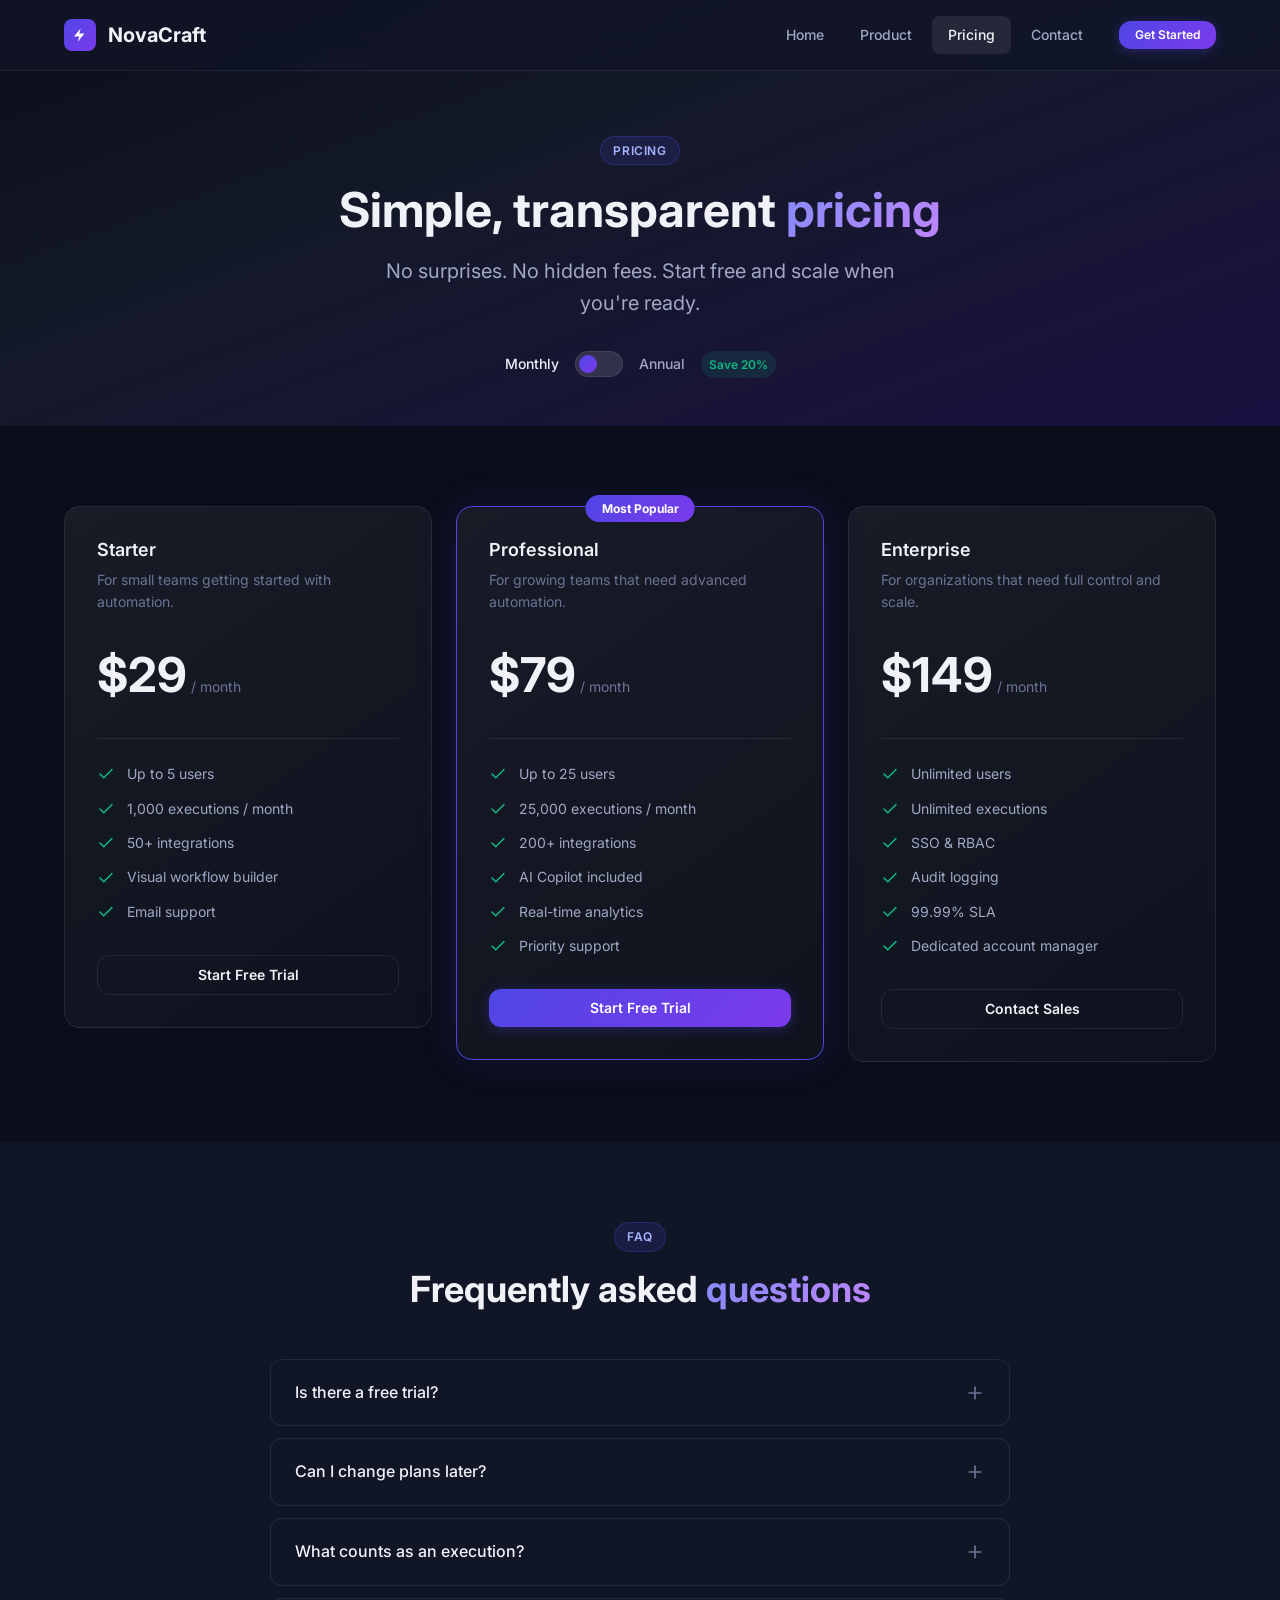
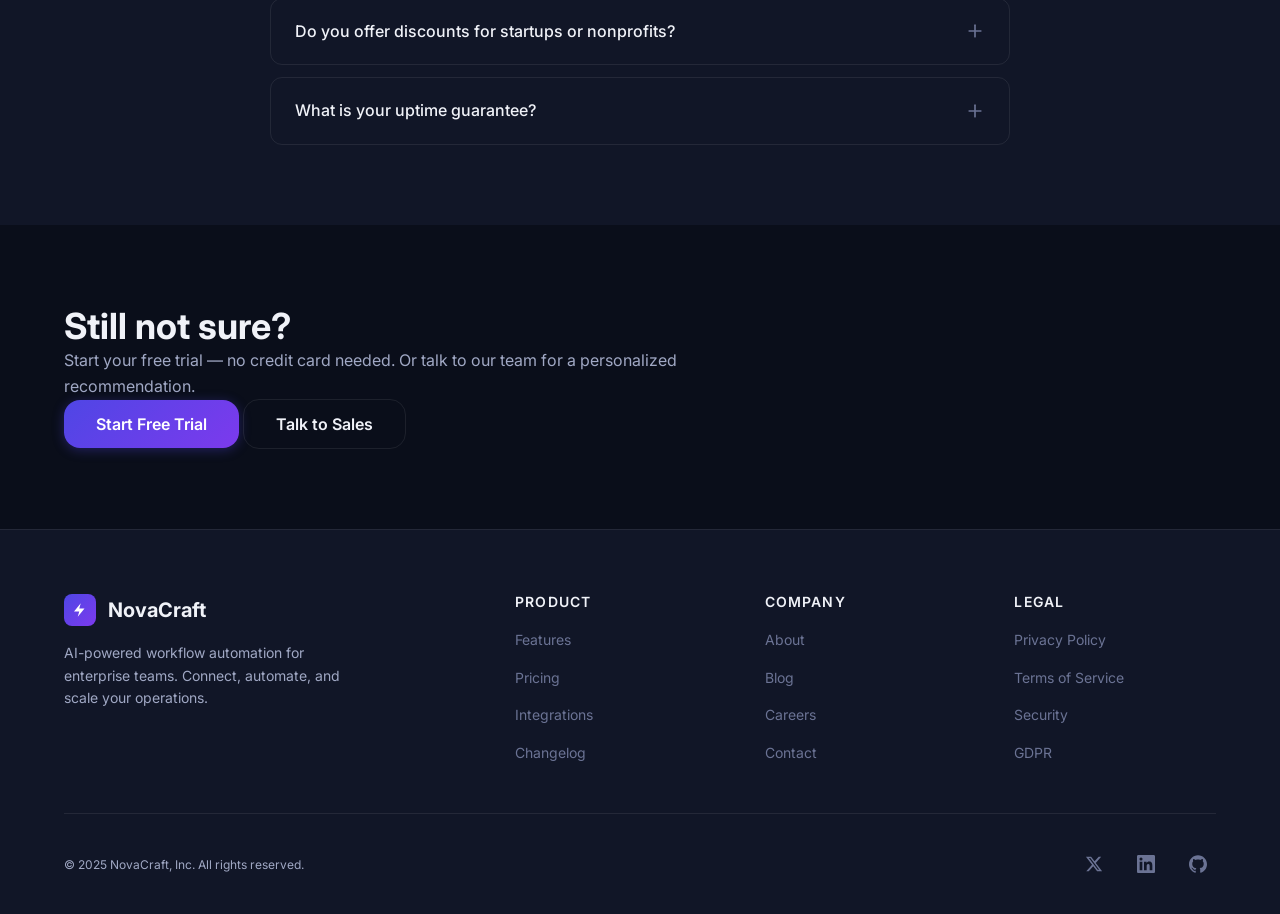
<file: task-a-marketing-site/pricing.html>
<!DOCTYPE html>
<html lang="en" dir="ltr">
<head>
  <meta charset="UTF-8">
  <meta name="viewport" content="width=device-width, initial-scale=1.0">

  <!-- SEO Meta -->
  <title>Pricing — NovaCraft | Plans for Every Team Size</title>
  <meta name="description" content="Transparent pricing for NovaCraft workflow automation. Starter at $29/mo, Professional at $79/mo, Enterprise at $149/mo. 14-day free trial on all plans.">
  <link rel="canonical" href="https://novacraft-site.github.io/pricing.html">

  <!-- Open Graph -->
  <meta property="og:title" content="Pricing — NovaCraft | Plans for Every Team Size">
  <meta property="og:description" content="Transparent pricing. Starter $29/mo, Professional $79/mo, Enterprise $149/mo. Start with a 14-day free trial.">
  <meta property="og:type" content="website">
  <meta property="og:url" content="https://novacraft-site.github.io/pricing.html">
  <meta property="og:image" content="https://novacraft-site.github.io/img/product-dashboard.png">
  <meta property="og:site_name" content="NovaCraft">

  <!-- Twitter -->
  <meta name="twitter:card" content="summary_large_image">
  <meta name="twitter:title" content="Pricing — NovaCraft">
  <meta name="twitter:description" content="Transparent pricing. Start with a 14-day free trial on all plans.">
  <meta name="twitter:image" content="https://novacraft-site.github.io/img/product-dashboard.png">

  <!-- Favicon -->
  <link rel="icon" href="favicon.svg" type="image/svg+xml">

  <!-- Fonts -->
  <link rel="preconnect" href="https://fonts.googleapis.com">
  <link rel="preconnect" href="https://fonts.gstatic.com" crossorigin>
  <link href="https://fonts.googleapis.com/css2?family=Inter:wght@400;500;600;700&display=swap" rel="stylesheet">

  <!-- Stylesheets -->
  <link rel="stylesheet" href="css/tokens.css">
  <link rel="stylesheet" href="css/base.css">
  <link rel="stylesheet" href="css/components.css">
  <link rel="stylesheet" href="css/pages/pricing.css">

  <!-- Structured Data -->
  <script type="application/ld+json">
  {
    "@context": "https://schema.org",
    "@graph": [
      {
        "@type": "Organization",
        "@id": "https://novacraft-site.github.io/#org",
        "name": "NovaCraft",
        "url": "https://novacraft-site.github.io/"
      },
      {
        "@type": "WebSite",
        "@id": "https://novacraft-site.github.io/#website",
        "name": "NovaCraft",
        "url": "https://novacraft-site.github.io/",
        "publisher": { "@id": "https://novacraft-site.github.io/#org" }
      },
      {
        "@type": "Product",
        "name": "NovaCraft Starter Plan",
        "description": "Workflow automation for small teams. Up to 5 users, 1,000 executions/mo, 50+ integrations.",
        "brand": { "@id": "https://novacraft-site.github.io/#org" },
        "offers": {
          "@type": "Offer",
          "price": "29",
          "priceCurrency": "USD",
          "priceValidUntil": "2026-12-31",
          "availability": "https://schema.org/InStock",
          "url": "https://novacraft-site.github.io/pricing.html"
        }
      },
      {
        "@type": "Product",
        "name": "NovaCraft Professional Plan",
        "description": "Advanced workflow automation. Up to 25 users, 25,000 executions/mo, 200+ integrations, AI Copilot.",
        "brand": { "@id": "https://novacraft-site.github.io/#org" },
        "offers": {
          "@type": "Offer",
          "price": "79",
          "priceCurrency": "USD",
          "priceValidUntil": "2026-12-31",
          "availability": "https://schema.org/InStock",
          "url": "https://novacraft-site.github.io/pricing.html"
        }
      },
      {
        "@type": "Product",
        "name": "NovaCraft Enterprise Plan",
        "description": "Enterprise workflow automation. Unlimited users, unlimited executions, SSO, RBAC, dedicated support.",
        "brand": { "@id": "https://novacraft-site.github.io/#org" },
        "offers": {
          "@type": "Offer",
          "price": "149",
          "priceCurrency": "USD",
          "priceValidUntil": "2026-12-31",
          "availability": "https://schema.org/InStock",
          "url": "https://novacraft-site.github.io/pricing.html"
        }
      },
      {
        "@type": "FAQPage",
        "mainEntity": [
          {
            "@type": "Question",
            "name": "Is there a free trial?",
            "acceptedAnswer": {
              "@type": "Answer",
              "text": "Yes! All plans include a 14-day free trial with full access to features. No credit card required to start."
            }
          },
          {
            "@type": "Question",
            "name": "Can I change plans later?",
            "acceptedAnswer": {
              "@type": "Answer",
              "text": "Absolutely. You can upgrade or downgrade your plan at any time. Changes take effect immediately and billing is prorated."
            }
          },
          {
            "@type": "Question",
            "name": "What counts as an execution?",
            "acceptedAnswer": {
              "@type": "Answer",
              "text": "An execution is one complete run of a workflow from trigger to final action. Multi-step workflows count as a single execution regardless of the number of steps."
            }
          },
          {
            "@type": "Question",
            "name": "Do you offer discounts for startups or nonprofits?",
            "acceptedAnswer": {
              "@type": "Answer",
              "text": "Yes. We offer 50% off for eligible startups (under $5M funding) and nonprofit organizations. Contact our sales team to apply."
            }
          },
          {
            "@type": "Question",
            "name": "What is your uptime guarantee?",
            "acceptedAnswer": {
              "@type": "Answer",
              "text": "We guarantee 99.9% uptime on all plans, backed by SLA credits. Enterprise customers can negotiate custom SLAs up to 99.99%."
            }
          }
        ]
      },
      {
        "@type": "BreadcrumbList",
        "itemListElement": [
          {
            "@type": "ListItem",
            "position": 1,
            "name": "Home",
            "item": "https://novacraft-site.github.io/"
          },
          {
            "@type": "ListItem",
            "position": 2,
            "name": "Pricing",
            "item": "https://novacraft-site.github.io/pricing.html"
          }
        ]
      }
    ]
  }
  </script>
</head>
<body>
  <a href="#main-content" class="skip-link">Skip to main content</a>

  <!-- ═══ NAVBAR ═══ -->
  <header class="navbar" role="banner">
    <div class="container navbar__inner">
      <a href="index.html" class="navbar__logo" aria-label="NovaCraft home">
        <span class="navbar__logo-icon">
          <svg viewBox="0 0 24 24" aria-hidden="true"><path d="M13 3L4 14h7l-2 7 9-11h-7l2-7z"/></svg>
        </span>
        NovaCraft
      </a>
      <button class="navbar__toggle" aria-label="Open menu" aria-expanded="false" aria-controls="nav-menu" id="nav-toggle">
        <span class="navbar__toggle-bar" aria-hidden="true"></span>
        <span class="navbar__toggle-bar" aria-hidden="true"></span>
        <span class="navbar__toggle-bar" aria-hidden="true"></span>
      </button>
      <nav id="nav-menu" class="navbar__links" role="navigation" aria-label="Primary navigation">
        <a href="index.html" class="navbar__link">Home</a>
        <a href="product.html" class="navbar__link">Product</a>
        <a href="pricing.html" class="navbar__link" aria-current="page">Pricing</a>
        <a href="contact.html" class="navbar__link">Contact</a>
        <span class="navbar__cta">
          <a href="contact.html" class="btn btn--primary btn--sm">Get Started</a>
        </span>
      </nav>
    </div>
  </header>

  <!-- ═══ MAIN ═══ -->
  <main id="main-content">

    <!-- Pricing Hero -->
    <section class="pricing-hero" aria-labelledby="pricing-hero-title">
      <div class="container">
        <span class="badge badge--brand" style="margin-bottom: var(--space-4); display: inline-flex;">Pricing</span>
        <h1 id="pricing-hero-title" class="pricing-hero__title">Simple, transparent <span class="gradient-text">pricing</span></h1>
        <p class="pricing-hero__text">No surprises. No hidden fees. Start free and scale when you're ready.</p>

        <!-- Billing Toggle -->
        <div class="pricing-toggle" role="group" aria-label="Billing period toggle">
          <span class="pricing-toggle__label pricing-toggle__label--active" id="toggle-monthly">Monthly</span>
          <button class="pricing-toggle__switch" role="switch" aria-checked="false" aria-labelledby="toggle-monthly toggle-annual" id="billing-toggle">
            <span class="sr-only">Toggle annual billing</span>
          </button>
          <span class="pricing-toggle__label" id="toggle-annual">Annual</span>
          <span class="pricing-toggle__save">Save 20%</span>
        </div>
      </div>
    </section>

    <!-- Pricing Cards -->
    <section class="section" aria-labelledby="plans-title">
      <div class="container">
        <h2 id="plans-title" class="sr-only">Available Plans</h2>

        <div class="pricing-cards">
          <!-- Starter -->
          <div class="pricing-card reveal reveal-delay-1">
            <h3 class="pricing-card__name">Starter</h3>
            <p class="pricing-card__desc">For small teams getting started with automation.</p>
            <div class="pricing-card__price">
              <span class="pricing-card__amount" data-monthly="$29" data-annual="$23">$29</span>
              <span class="pricing-card__period">/ month</span>
            </div>
            <hr class="pricing-card__divider">
            <ul class="pricing-card__features">
              <li class="pricing-card__feature">
                <svg viewBox="0 0 24 24" fill="none" stroke="currentColor" stroke-width="2" stroke-linecap="round" stroke-linejoin="round" aria-hidden="true"><polyline points="20 6 9 17 4 12"/></svg>
                Up to 5 users
              </li>
              <li class="pricing-card__feature">
                <svg viewBox="0 0 24 24" fill="none" stroke="currentColor" stroke-width="2" stroke-linecap="round" stroke-linejoin="round" aria-hidden="true"><polyline points="20 6 9 17 4 12"/></svg>
                1,000 executions / month
              </li>
              <li class="pricing-card__feature">
                <svg viewBox="0 0 24 24" fill="none" stroke="currentColor" stroke-width="2" stroke-linecap="round" stroke-linejoin="round" aria-hidden="true"><polyline points="20 6 9 17 4 12"/></svg>
                50+ integrations
              </li>
              <li class="pricing-card__feature">
                <svg viewBox="0 0 24 24" fill="none" stroke="currentColor" stroke-width="2" stroke-linecap="round" stroke-linejoin="round" aria-hidden="true"><polyline points="20 6 9 17 4 12"/></svg>
                Visual workflow builder
              </li>
              <li class="pricing-card__feature">
                <svg viewBox="0 0 24 24" fill="none" stroke="currentColor" stroke-width="2" stroke-linecap="round" stroke-linejoin="round" aria-hidden="true"><polyline points="20 6 9 17 4 12"/></svg>
                Email support
              </li>
            </ul>
            <a href="contact.html" class="btn btn--secondary pricing-card__cta">Start Free Trial</a>
          </div>

          <!-- Professional (Featured) -->
          <div class="pricing-card pricing-card--featured reveal reveal-delay-2">
            <h3 class="pricing-card__name">Professional</h3>
            <p class="pricing-card__desc">For growing teams that need advanced automation.</p>
            <div class="pricing-card__price">
              <span class="pricing-card__amount" data-monthly="$79" data-annual="$63">$79</span>
              <span class="pricing-card__period">/ month</span>
            </div>
            <hr class="pricing-card__divider">
            <ul class="pricing-card__features">
              <li class="pricing-card__feature">
                <svg viewBox="0 0 24 24" fill="none" stroke="currentColor" stroke-width="2" stroke-linecap="round" stroke-linejoin="round" aria-hidden="true"><polyline points="20 6 9 17 4 12"/></svg>
                Up to 25 users
              </li>
              <li class="pricing-card__feature">
                <svg viewBox="0 0 24 24" fill="none" stroke="currentColor" stroke-width="2" stroke-linecap="round" stroke-linejoin="round" aria-hidden="true"><polyline points="20 6 9 17 4 12"/></svg>
                25,000 executions / month
              </li>
              <li class="pricing-card__feature">
                <svg viewBox="0 0 24 24" fill="none" stroke="currentColor" stroke-width="2" stroke-linecap="round" stroke-linejoin="round" aria-hidden="true"><polyline points="20 6 9 17 4 12"/></svg>
                200+ integrations
              </li>
              <li class="pricing-card__feature">
                <svg viewBox="0 0 24 24" fill="none" stroke="currentColor" stroke-width="2" stroke-linecap="round" stroke-linejoin="round" aria-hidden="true"><polyline points="20 6 9 17 4 12"/></svg>
                AI Copilot included
              </li>
              <li class="pricing-card__feature">
                <svg viewBox="0 0 24 24" fill="none" stroke="currentColor" stroke-width="2" stroke-linecap="round" stroke-linejoin="round" aria-hidden="true"><polyline points="20 6 9 17 4 12"/></svg>
                Real-time analytics
              </li>
              <li class="pricing-card__feature">
                <svg viewBox="0 0 24 24" fill="none" stroke="currentColor" stroke-width="2" stroke-linecap="round" stroke-linejoin="round" aria-hidden="true"><polyline points="20 6 9 17 4 12"/></svg>
                Priority support
              </li>
            </ul>
            <a href="contact.html" class="btn btn--primary pricing-card__cta">Start Free Trial</a>
          </div>

          <!-- Enterprise -->
          <div class="pricing-card reveal reveal-delay-3">
            <h3 class="pricing-card__name">Enterprise</h3>
            <p class="pricing-card__desc">For organizations that need full control and scale.</p>
            <div class="pricing-card__price">
              <span class="pricing-card__amount" data-monthly="$149" data-annual="$119">$149</span>
              <span class="pricing-card__period">/ month</span>
            </div>
            <hr class="pricing-card__divider">
            <ul class="pricing-card__features">
              <li class="pricing-card__feature">
                <svg viewBox="0 0 24 24" fill="none" stroke="currentColor" stroke-width="2" stroke-linecap="round" stroke-linejoin="round" aria-hidden="true"><polyline points="20 6 9 17 4 12"/></svg>
                Unlimited users
              </li>
              <li class="pricing-card__feature">
                <svg viewBox="0 0 24 24" fill="none" stroke="currentColor" stroke-width="2" stroke-linecap="round" stroke-linejoin="round" aria-hidden="true"><polyline points="20 6 9 17 4 12"/></svg>
                Unlimited executions
              </li>
              <li class="pricing-card__feature">
                <svg viewBox="0 0 24 24" fill="none" stroke="currentColor" stroke-width="2" stroke-linecap="round" stroke-linejoin="round" aria-hidden="true"><polyline points="20 6 9 17 4 12"/></svg>
                SSO &amp; RBAC
              </li>
              <li class="pricing-card__feature">
                <svg viewBox="0 0 24 24" fill="none" stroke="currentColor" stroke-width="2" stroke-linecap="round" stroke-linejoin="round" aria-hidden="true"><polyline points="20 6 9 17 4 12"/></svg>
                Audit logging
              </li>
              <li class="pricing-card__feature">
                <svg viewBox="0 0 24 24" fill="none" stroke="currentColor" stroke-width="2" stroke-linecap="round" stroke-linejoin="round" aria-hidden="true"><polyline points="20 6 9 17 4 12"/></svg>
                99.99% SLA
              </li>
              <li class="pricing-card__feature">
                <svg viewBox="0 0 24 24" fill="none" stroke="currentColor" stroke-width="2" stroke-linecap="round" stroke-linejoin="round" aria-hidden="true"><polyline points="20 6 9 17 4 12"/></svg>
                Dedicated account manager
              </li>
            </ul>
            <a href="contact.html" class="btn btn--secondary pricing-card__cta">Contact Sales</a>
          </div>
        </div>
      </div>
    </section>

    <!-- FAQ -->
    <section class="section" aria-labelledby="faq-title" style="background: var(--color-bg-secondary);">
      <div class="container">
        <div class="section-header reveal">
          <div class="section-header__badge">
            <span class="badge badge--brand">FAQ</span>
          </div>
          <h2 id="faq-title" class="section-header__title">Frequently asked <span class="gradient-text">questions</span></h2>
        </div>

        <div class="faq__list">
          <details class="faq-item reveal">
            <summary class="faq-item__trigger">
              Is there a free trial?
              <svg class="faq-item__icon" viewBox="0 0 24 24" fill="none" stroke="currentColor" stroke-width="2" stroke-linecap="round" stroke-linejoin="round" aria-hidden="true"><line x1="12" y1="5" x2="12" y2="19"/><line x1="5" y1="12" x2="19" y2="12"/></svg>
            </summary>
            <div class="faq-item__content">
              <p class="faq-item__answer">Yes! All plans include a 14-day free trial with full access to features. No credit card required to start.</p>
            </div>
          </details>

          <details class="faq-item reveal">
            <summary class="faq-item__trigger">
              Can I change plans later?
              <svg class="faq-item__icon" viewBox="0 0 24 24" fill="none" stroke="currentColor" stroke-width="2" stroke-linecap="round" stroke-linejoin="round" aria-hidden="true"><line x1="12" y1="5" x2="12" y2="19"/><line x1="5" y1="12" x2="19" y2="12"/></svg>
            </summary>
            <div class="faq-item__content">
              <p class="faq-item__answer">Absolutely. You can upgrade or downgrade your plan at any time. Changes take effect immediately and billing is prorated.</p>
            </div>
          </details>

          <details class="faq-item reveal">
            <summary class="faq-item__trigger">
              What counts as an execution?
              <svg class="faq-item__icon" viewBox="0 0 24 24" fill="none" stroke="currentColor" stroke-width="2" stroke-linecap="round" stroke-linejoin="round" aria-hidden="true"><line x1="12" y1="5" x2="12" y2="19"/><line x1="5" y1="12" x2="19" y2="12"/></svg>
            </summary>
            <div class="faq-item__content">
              <p class="faq-item__answer">An execution is one complete run of a workflow from trigger to final action. Multi-step workflows count as a single execution regardless of the number of steps.</p>
            </div>
          </details>

          <details class="faq-item reveal">
            <summary class="faq-item__trigger">
              Do you offer discounts for startups or nonprofits?
              <svg class="faq-item__icon" viewBox="0 0 24 24" fill="none" stroke="currentColor" stroke-width="2" stroke-linecap="round" stroke-linejoin="round" aria-hidden="true"><line x1="12" y1="5" x2="12" y2="19"/><line x1="5" y1="12" x2="19" y2="12"/></svg>
            </summary>
            <div class="faq-item__content">
              <p class="faq-item__answer">Yes. We offer 50% off for eligible startups (under $5M funding) and nonprofit organizations. Contact our sales team to apply.</p>
            </div>
          </details>

          <details class="faq-item reveal">
            <summary class="faq-item__trigger">
              What is your uptime guarantee?
              <svg class="faq-item__icon" viewBox="0 0 24 24" fill="none" stroke="currentColor" stroke-width="2" stroke-linecap="round" stroke-linejoin="round" aria-hidden="true"><line x1="12" y1="5" x2="12" y2="19"/><line x1="5" y1="12" x2="19" y2="12"/></svg>
            </summary>
            <div class="faq-item__content">
              <p class="faq-item__answer">We guarantee 99.9% uptime on all plans, backed by SLA credits. Enterprise customers can negotiate custom SLAs up to 99.99%.</p>
            </div>
          </details>
        </div>
      </div>
    </section>

    <!-- CTA -->
    <section class="section cta-section" aria-labelledby="pricing-cta-title">
      <div class="container">
        <div class="cta-section__box reveal">
          <h2 id="pricing-cta-title" class="cta-section__title">Still not sure?</h2>
          <p class="cta-section__text">Start your free trial — no credit card needed. Or talk to our team for a personalized recommendation.</p>
          <div class="cta-section__actions">
            <a href="contact.html" class="btn btn--primary btn--lg">Start Free Trial</a>
            <a href="contact.html" class="btn btn--secondary btn--lg">Talk to Sales</a>
          </div>
        </div>
      </div>
    </section>

  </main>

  <!-- ═══ FOOTER ═══ -->
  <footer class="footer" role="contentinfo">
    <div class="container">
      <div class="footer__grid">
        <div class="footer__brand">
          <div class="footer__brand-name">
            <span class="navbar__logo-icon" aria-hidden="true">
              <svg viewBox="0 0 24 24"><path d="M13 3L4 14h7l-2 7 9-11h-7l2-7z" fill="#fff"/></svg>
            </span>
            NovaCraft
          </div>
          <p class="footer__brand-text">AI-powered workflow automation for enterprise teams. Connect, automate, and scale your operations.</p>
        </div>
        <nav aria-label="Product links">
          <h3 class="footer__heading">Product</h3>
          <ul class="footer__list">
            <li><a href="product.html" class="footer__link">Features</a></li>
            <li><a href="pricing.html" class="footer__link">Pricing</a></li>
            <li><a href="product.html#integrations" class="footer__link">Integrations</a></li>
            <li><a href="#" class="footer__link">Changelog</a></li>
          </ul>
        </nav>
        <nav aria-label="Company links">
          <h3 class="footer__heading">Company</h3>
          <ul class="footer__list">
            <li><a href="#" class="footer__link">About</a></li>
            <li><a href="#" class="footer__link">Blog</a></li>
            <li><a href="#" class="footer__link">Careers</a></li>
            <li><a href="contact.html" class="footer__link">Contact</a></li>
          </ul>
        </nav>
        <nav aria-label="Legal links">
          <h3 class="footer__heading">Legal</h3>
          <ul class="footer__list">
            <li><a href="#" class="footer__link">Privacy Policy</a></li>
            <li><a href="#" class="footer__link">Terms of Service</a></li>
            <li><a href="#" class="footer__link">Security</a></li>
            <li><a href="#" class="footer__link">GDPR</a></li>
          </ul>
        </nav>
      </div>
      <div class="footer__bottom">
        <p>&copy; 2025 NovaCraft, Inc. All rights reserved.</p>
        <div class="footer__socials">
          <a href="#" class="footer__social-link" aria-label="NovaCraft on Twitter">
            <svg viewBox="0 0 24 24" fill="currentColor" aria-hidden="true"><path d="M18.244 2.25h3.308l-7.227 8.26 8.502 11.24H16.17l-5.214-6.817L4.99 21.75H1.68l7.73-8.835L1.254 2.25H8.08l4.713 6.231zm-1.161 17.52h1.833L7.084 4.126H5.117z"/></svg>
          </a>
          <a href="#" class="footer__social-link" aria-label="NovaCraft on LinkedIn">
            <svg viewBox="0 0 24 24" fill="currentColor" aria-hidden="true"><path d="M20.447 20.452h-3.554v-5.569c0-1.328-.027-3.037-1.852-3.037-1.853 0-2.136 1.445-2.136 2.939v5.667H9.351V9h3.414v1.561h.046c.477-.9 1.637-1.85 3.37-1.85 3.601 0 4.267 2.37 4.267 5.455v6.286zM5.337 7.433a2.062 2.062 0 01-2.063-2.065 2.064 2.064 0 112.063 2.065zm1.782 13.019H3.555V9h3.564v11.452zM22.225 0H1.771C.792 0 0 .774 0 1.729v20.542C0 23.227.792 24 1.771 24h20.451C23.2 24 24 23.227 24 22.271V1.729C24 .774 23.2 0 22.222 0h.003z"/></svg>
          </a>
          <a href="#" class="footer__social-link" aria-label="NovaCraft on GitHub">
            <svg viewBox="0 0 24 24" fill="currentColor" aria-hidden="true"><path d="M12 .297c-6.63 0-12 5.373-12 12 0 5.303 3.438 9.8 8.205 11.385.6.113.82-.258.82-.577 0-.285-.01-1.04-.015-2.04-3.338.724-4.042-1.61-4.042-1.61C4.422 18.07 3.633 17.7 3.633 17.7c-1.087-.744.084-.729.084-.729 1.205.084 1.838 1.236 1.838 1.236 1.07 1.835 2.809 1.305 3.495.998.108-.776.417-1.305.76-1.605-2.665-.3-5.466-1.332-5.466-5.93 0-1.31.465-2.38 1.235-3.22-.135-.303-.54-1.523.105-3.176 0 0 1.005-.322 3.3 1.23.96-.267 1.98-.399 3-.405 1.02.006 2.04.138 3 .405 2.28-1.552 3.285-1.23 3.285-1.23.645 1.653.24 2.873.12 3.176.765.84 1.23 1.91 1.23 3.22 0 4.61-2.805 5.625-5.475 5.92.42.36.81 1.096.81 2.22 0 1.606-.015 2.896-.015 3.286 0 .315.21.69.825.57C20.565 22.092 24 17.592 24 12.297c0-6.627-5.373-12-12-12"/></svg>
          </a>
        </div>
      </div>
    </div>
  </footer>

  <script src="js/nav.js" defer></script>
  <script src="js/main.js" defer></script>
</body>
</html>
</file>
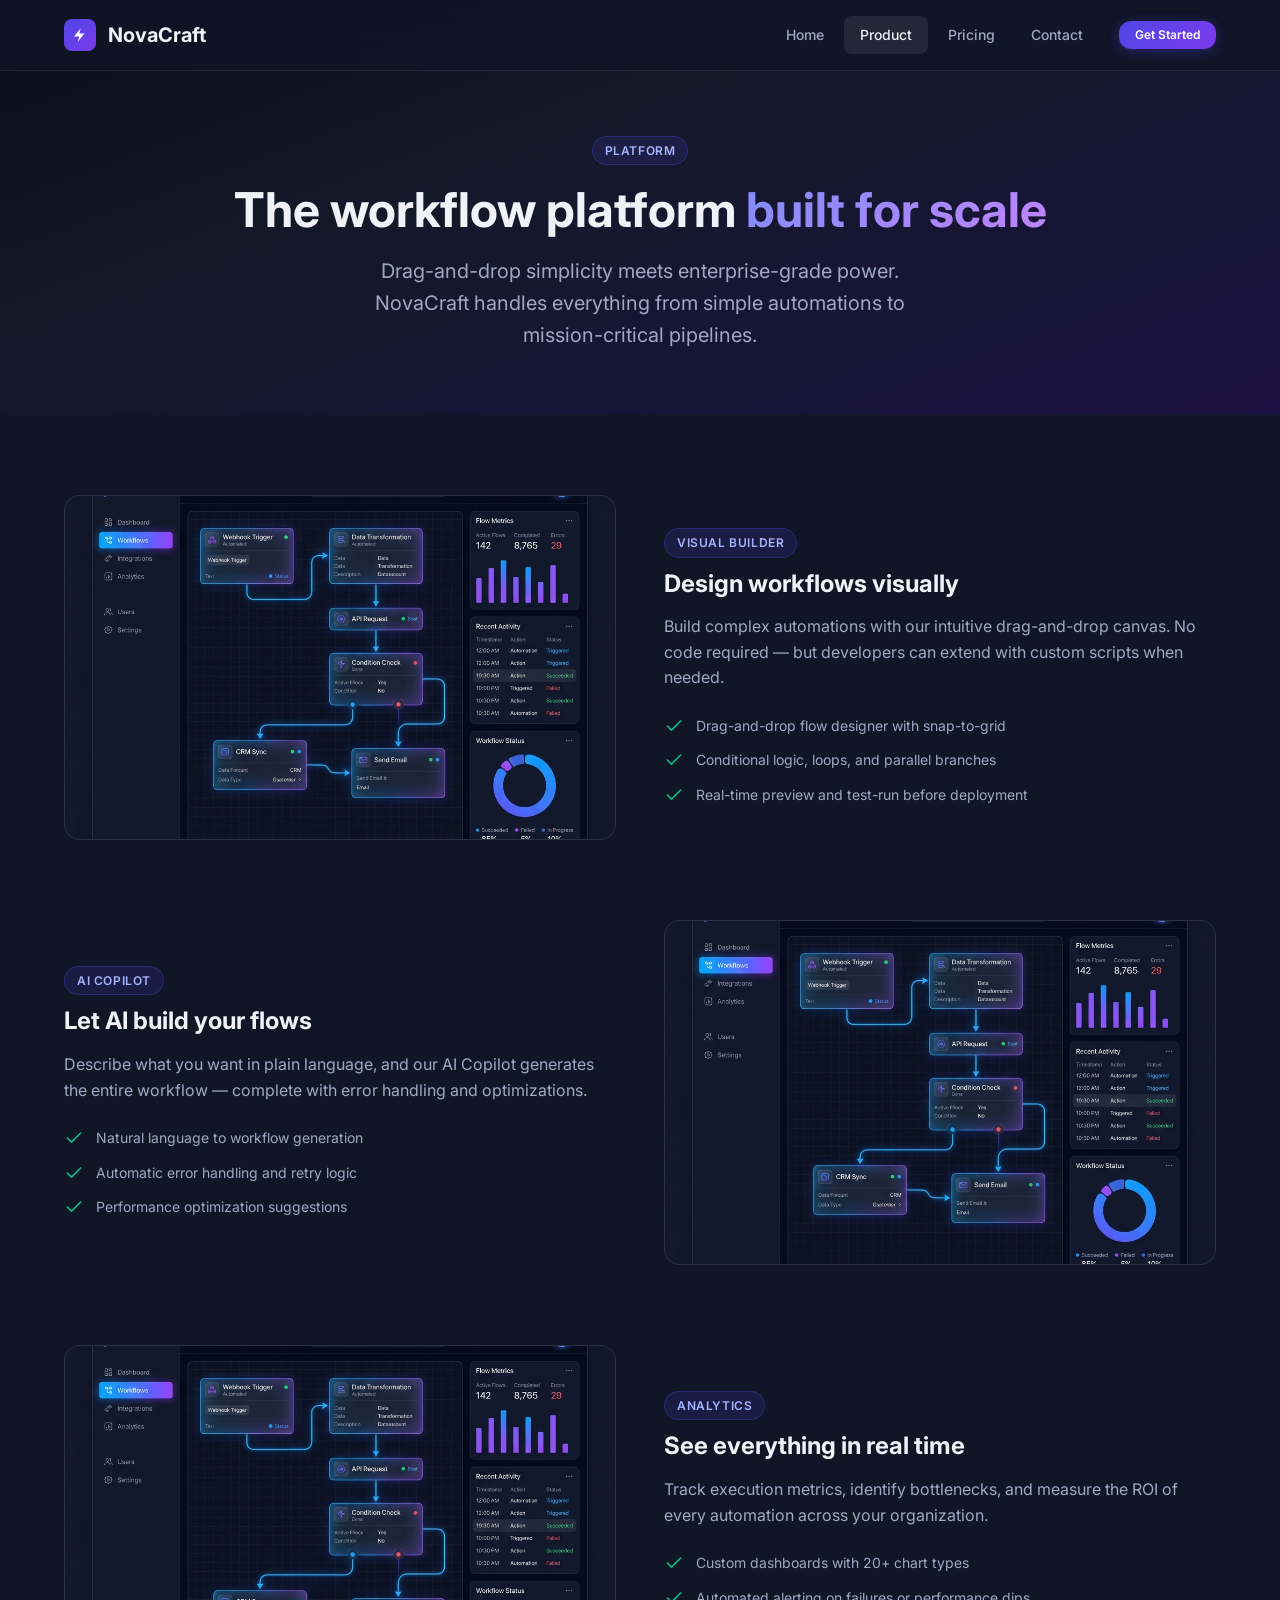
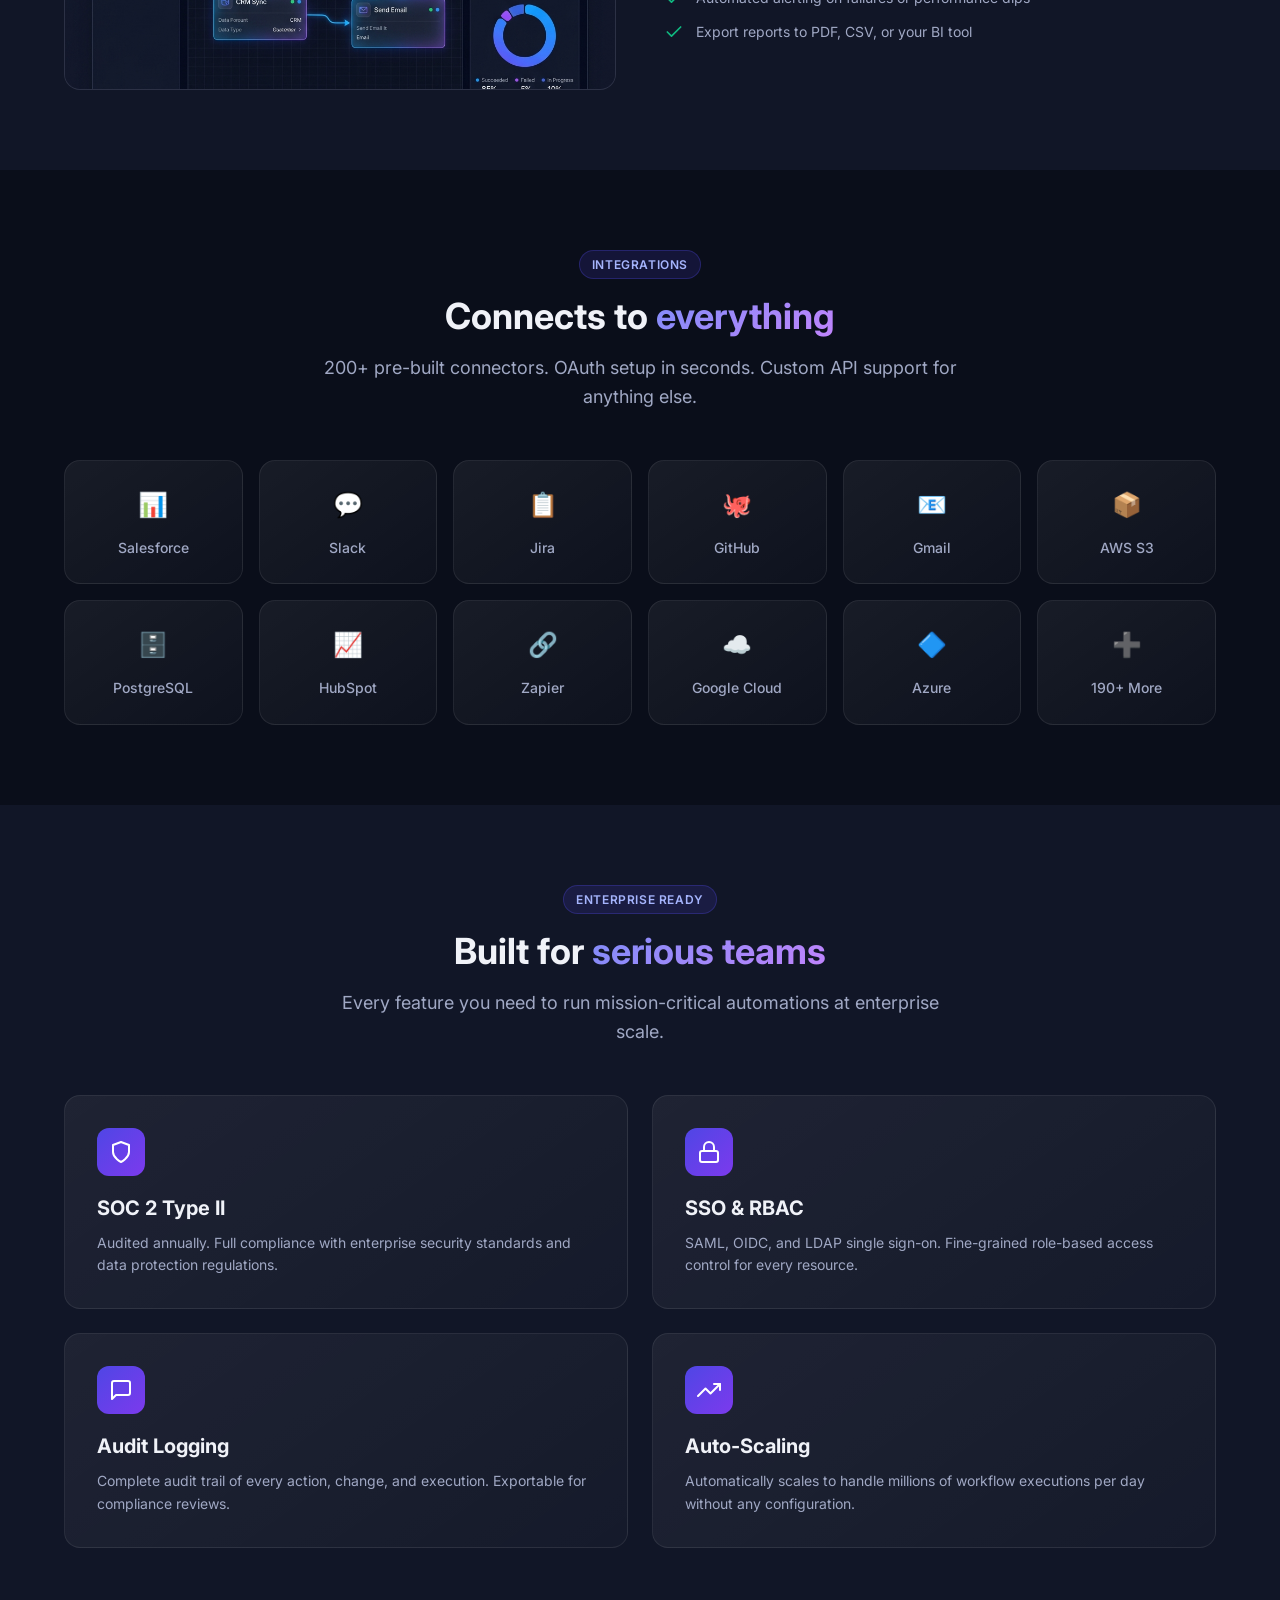
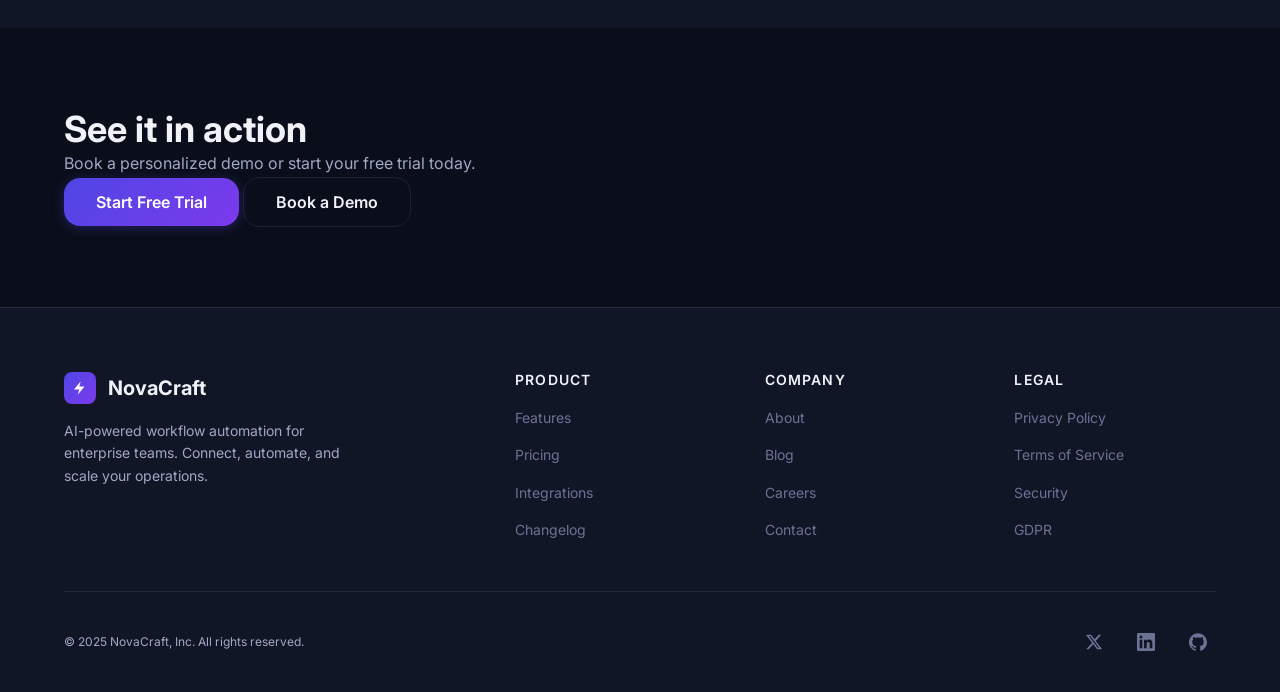
<file: task-a-marketing-site/product.html>
<!DOCTYPE html>
<html lang="en" dir="ltr">
<head>
  <meta charset="UTF-8">
  <meta name="viewport" content="width=device-width, initial-scale=1.0">

  <!-- SEO Meta -->
  <title>Product — NovaCraft | AI Workflow Automation Platform</title>
  <meta name="description" content="Discover NovaCraft's AI-powered workflow platform. Visual builder, 200+ integrations, real-time analytics, enterprise security, and team collaboration features.">
  <link rel="canonical" href="https://novacraft-site.github.io/product.html">

  <!-- Open Graph -->
  <meta property="og:title" content="Product — NovaCraft AI Workflow Platform">
  <meta property="og:description" content="Visual builder, 200+ integrations, real-time analytics, and enterprise-grade security for workflow automation.">
  <meta property="og:type" content="website">
  <meta property="og:url" content="https://novacraft-site.github.io/product.html">
  <meta property="og:image" content="https://novacraft-site.github.io/img/product-dashboard.png">
  <meta property="og:site_name" content="NovaCraft">

  <!-- Twitter -->
  <meta name="twitter:card" content="summary_large_image">
  <meta name="twitter:title" content="Product — NovaCraft AI Workflow Platform">
  <meta name="twitter:description" content="Visual builder, 200+ integrations, real-time analytics, and enterprise-grade security.">
  <meta name="twitter:image" content="https://novacraft-site.github.io/img/product-dashboard.png">

  <!-- Favicon -->
  <link rel="icon" href="favicon.svg" type="image/svg+xml">

  <!-- Fonts -->
  <link rel="preconnect" href="https://fonts.googleapis.com">
  <link rel="preconnect" href="https://fonts.gstatic.com" crossorigin>
  <link href="https://fonts.googleapis.com/css2?family=Inter:wght@400;500;600;700&display=swap" rel="stylesheet">

  <!-- Stylesheets -->
  <link rel="stylesheet" href="css/tokens.css">
  <link rel="stylesheet" href="css/base.css">
  <link rel="stylesheet" href="css/components.css">
  <link rel="stylesheet" href="css/pages/product.css">

  <!-- Structured Data -->
  <script type="application/ld+json">
  {
    "@context": "https://schema.org",
    "@graph": [
      {
        "@type": "Organization",
        "@id": "https://novacraft-site.github.io/#org",
        "name": "NovaCraft",
        "url": "https://novacraft-site.github.io/"
      },
      {
        "@type": "WebSite",
        "@id": "https://novacraft-site.github.io/#website",
        "name": "NovaCraft",
        "url": "https://novacraft-site.github.io/",
        "publisher": { "@id": "https://novacraft-site.github.io/#org" }
      },
      {
        "@type": "Product",
        "name": "NovaCraft Workflow Platform",
        "description": "AI-powered workflow automation platform with visual builder, 200+ integrations, real-time analytics, and enterprise-grade security.",
        "brand": { "@id": "https://novacraft-site.github.io/#org" },
        "category": "Business Software",
        "offers": {
          "@type": "AggregateOffer",
          "priceCurrency": "USD",
          "lowPrice": "29",
          "highPrice": "149",
          "offerCount": "3",
          "availability": "https://schema.org/InStock"
        }
      },
      {
        "@type": "BreadcrumbList",
        "itemListElement": [
          {
            "@type": "ListItem",
            "position": 1,
            "name": "Home",
            "item": "https://novacraft-site.github.io/"
          },
          {
            "@type": "ListItem",
            "position": 2,
            "name": "Product",
            "item": "https://novacraft-site.github.io/product.html"
          }
        ]
      }
    ]
  }
  </script>
</head>
<body>
  <a href="#main-content" class="skip-link">Skip to main content</a>

  <!-- ═══ NAVBAR ═══ -->
  <header class="navbar" role="banner">
    <div class="container navbar__inner">
      <a href="index.html" class="navbar__logo" aria-label="NovaCraft home">
        <span class="navbar__logo-icon">
          <svg viewBox="0 0 24 24" aria-hidden="true"><path d="M13 3L4 14h7l-2 7 9-11h-7l2-7z"/></svg>
        </span>
        NovaCraft
      </a>

      <button class="navbar__toggle" aria-label="Open menu" aria-expanded="false" aria-controls="nav-menu" id="nav-toggle">
        <span class="navbar__toggle-bar" aria-hidden="true"></span>
        <span class="navbar__toggle-bar" aria-hidden="true"></span>
        <span class="navbar__toggle-bar" aria-hidden="true"></span>
      </button>

      <nav id="nav-menu" class="navbar__links" role="navigation" aria-label="Primary navigation">
        <a href="index.html" class="navbar__link">Home</a>
        <a href="product.html" class="navbar__link" aria-current="page">Product</a>
        <a href="pricing.html" class="navbar__link">Pricing</a>
        <a href="contact.html" class="navbar__link">Contact</a>
        <span class="navbar__cta">
          <a href="contact.html" class="btn btn--primary btn--sm">Get Started</a>
        </span>
      </nav>
    </div>
  </header>

  <!-- ═══ MAIN ═══ -->
  <main id="main-content">

    <!-- Product Hero -->
    <section class="product-hero section--lg" aria-labelledby="product-hero-title">
      <div class="container">
        <div class="section-header__badge" style="text-align:center; margin-bottom: var(--space-4);">
          <span class="badge badge--brand">Platform</span>
        </div>
        <h1 id="product-hero-title" class="product-hero__title">The workflow platform <span class="gradient-text">built for scale</span></h1>
        <p class="product-hero__text">Drag-and-drop simplicity meets enterprise-grade power. NovaCraft handles everything from simple automations to mission-critical pipelines.</p>
      </div>
    </section>

    <!-- Feature Showcases -->
    <section class="section feature-showcase" aria-labelledby="showcase-title">
      <div class="container">
        <h2 id="showcase-title" class="sr-only">Core Capabilities</h2>

        <!-- Feature 1: Visual Builder -->
        <div class="feature-showcase__item reveal">
          <div class="feature-showcase__content">
            <span class="badge badge--brand feature-showcase__badge">Visual Builder</span>
            <h3 class="feature-showcase__title">Design workflows visually</h3>
            <p class="feature-showcase__text">Build complex automations with our intuitive drag-and-drop canvas. No code required — but developers can extend with custom scripts when needed.</p>
            <ul class="feature-showcase__list">
              <li class="feature-showcase__list-item">
                <svg class="feature-showcase__check" viewBox="0 0 24 24" fill="none" stroke="currentColor" stroke-width="2" stroke-linecap="round" stroke-linejoin="round" aria-hidden="true"><polyline points="20 6 9 17 4 12"/></svg>
                Drag-and-drop flow designer with snap-to-grid
              </li>
              <li class="feature-showcase__list-item">
                <svg class="feature-showcase__check" viewBox="0 0 24 24" fill="none" stroke="currentColor" stroke-width="2" stroke-linecap="round" stroke-linejoin="round" aria-hidden="true"><polyline points="20 6 9 17 4 12"/></svg>
                Conditional logic, loops, and parallel branches
              </li>
              <li class="feature-showcase__list-item">
                <svg class="feature-showcase__check" viewBox="0 0 24 24" fill="none" stroke="currentColor" stroke-width="2" stroke-linecap="round" stroke-linejoin="round" aria-hidden="true"><polyline points="20 6 9 17 4 12"/></svg>
                Real-time preview and test-run before deployment
              </li>
            </ul>
          </div>
          <div class="feature-showcase__visual">
            <img src="img/product-dashboard.png" alt="NovaCraft visual workflow builder interface showing connected automation nodes" width="640" height="400" loading="eager">
          </div>
        </div>

        <!-- Feature 2: AI Copilot -->
        <div class="feature-showcase__item reveal">
          <div class="feature-showcase__content">
            <span class="badge badge--brand feature-showcase__badge">AI Copilot</span>
            <h3 class="feature-showcase__title">Let AI build your flows</h3>
            <p class="feature-showcase__text">Describe what you want in plain language, and our AI Copilot generates the entire workflow — complete with error handling and optimizations.</p>
            <ul class="feature-showcase__list">
              <li class="feature-showcase__list-item">
                <svg class="feature-showcase__check" viewBox="0 0 24 24" fill="none" stroke="currentColor" stroke-width="2" stroke-linecap="round" stroke-linejoin="round" aria-hidden="true"><polyline points="20 6 9 17 4 12"/></svg>
                Natural language to workflow generation
              </li>
              <li class="feature-showcase__list-item">
                <svg class="feature-showcase__check" viewBox="0 0 24 24" fill="none" stroke="currentColor" stroke-width="2" stroke-linecap="round" stroke-linejoin="round" aria-hidden="true"><polyline points="20 6 9 17 4 12"/></svg>
                Automatic error handling and retry logic
              </li>
              <li class="feature-showcase__list-item">
                <svg class="feature-showcase__check" viewBox="0 0 24 24" fill="none" stroke="currentColor" stroke-width="2" stroke-linecap="round" stroke-linejoin="round" aria-hidden="true"><polyline points="20 6 9 17 4 12"/></svg>
                Performance optimization suggestions
              </li>
            </ul>
          </div>
          <div class="feature-showcase__visual">
            <img src="img/product-dashboard.png" alt="NovaCraft AI Copilot suggesting workflow optimizations" width="640" height="400" loading="lazy">
          </div>
        </div>

        <!-- Feature 3: Analytics -->
        <div class="feature-showcase__item reveal">
          <div class="feature-showcase__content">
            <span class="badge badge--brand feature-showcase__badge">Analytics</span>
            <h3 class="feature-showcase__title">See everything in real time</h3>
            <p class="feature-showcase__text">Track execution metrics, identify bottlenecks, and measure the ROI of every automation across your organization.</p>
            <ul class="feature-showcase__list">
              <li class="feature-showcase__list-item">
                <svg class="feature-showcase__check" viewBox="0 0 24 24" fill="none" stroke="currentColor" stroke-width="2" stroke-linecap="round" stroke-linejoin="round" aria-hidden="true"><polyline points="20 6 9 17 4 12"/></svg>
                Custom dashboards with 20+ chart types
              </li>
              <li class="feature-showcase__list-item">
                <svg class="feature-showcase__check" viewBox="0 0 24 24" fill="none" stroke="currentColor" stroke-width="2" stroke-linecap="round" stroke-linejoin="round" aria-hidden="true"><polyline points="20 6 9 17 4 12"/></svg>
                Automated alerting on failures or performance dips
              </li>
              <li class="feature-showcase__list-item">
                <svg class="feature-showcase__check" viewBox="0 0 24 24" fill="none" stroke="currentColor" stroke-width="2" stroke-linecap="round" stroke-linejoin="round" aria-hidden="true"><polyline points="20 6 9 17 4 12"/></svg>
                Export reports to PDF, CSV, or your BI tool
              </li>
            </ul>
          </div>
          <div class="feature-showcase__visual">
            <img src="img/product-dashboard.png" alt="NovaCraft analytics dashboard showing workflow performance metrics" width="640" height="400" loading="lazy">
          </div>
        </div>
      </div>
    </section>

    <!-- Integrations -->
    <section class="section" id="integrations" aria-labelledby="integrations-title">
      <div class="container">
        <div class="section-header reveal">
          <div class="section-header__badge">
            <span class="badge badge--brand">Integrations</span>
          </div>
          <h2 id="integrations-title" class="section-header__title">Connects to <span class="gradient-text">everything</span></h2>
          <p class="section-header__text">200+ pre-built connectors. OAuth setup in seconds. Custom API support for anything else.</p>
        </div>

        <div class="integrations__grid">
          <div class="integration-card reveal reveal-delay-1">
            <div class="integration-card__icon" aria-hidden="true">📊</div>
            <span class="integration-card__name">Salesforce</span>
          </div>
          <div class="integration-card reveal reveal-delay-1">
            <div class="integration-card__icon" aria-hidden="true">💬</div>
            <span class="integration-card__name">Slack</span>
          </div>
          <div class="integration-card reveal reveal-delay-2">
            <div class="integration-card__icon" aria-hidden="true">📋</div>
            <span class="integration-card__name">Jira</span>
          </div>
          <div class="integration-card reveal reveal-delay-2">
            <div class="integration-card__icon" aria-hidden="true">🐙</div>
            <span class="integration-card__name">GitHub</span>
          </div>
          <div class="integration-card reveal reveal-delay-3">
            <div class="integration-card__icon" aria-hidden="true">📧</div>
            <span class="integration-card__name">Gmail</span>
          </div>
          <div class="integration-card reveal reveal-delay-3">
            <div class="integration-card__icon" aria-hidden="true">📦</div>
            <span class="integration-card__name">AWS S3</span>
          </div>
          <div class="integration-card reveal reveal-delay-4">
            <div class="integration-card__icon" aria-hidden="true">🗄️</div>
            <span class="integration-card__name">PostgreSQL</span>
          </div>
          <div class="integration-card reveal reveal-delay-4">
            <div class="integration-card__icon" aria-hidden="true">📈</div>
            <span class="integration-card__name">HubSpot</span>
          </div>
          <div class="integration-card reveal">
            <div class="integration-card__icon" aria-hidden="true">🔗</div>
            <span class="integration-card__name">Zapier</span>
          </div>
          <div class="integration-card reveal">
            <div class="integration-card__icon" aria-hidden="true">☁️</div>
            <span class="integration-card__name">Google Cloud</span>
          </div>
          <div class="integration-card reveal">
            <div class="integration-card__icon" aria-hidden="true">🔷</div>
            <span class="integration-card__name">Azure</span>
          </div>
          <div class="integration-card reveal">
            <div class="integration-card__icon" aria-hidden="true">➕</div>
            <span class="integration-card__name">190+ More</span>
          </div>
        </div>
      </div>
    </section>

    <!-- Capabilities Grid -->
    <section class="section" aria-labelledby="capabilities-title" style="background: var(--color-bg-secondary);">
      <div class="container">
        <div class="section-header reveal">
          <div class="section-header__badge">
            <span class="badge badge--brand">Enterprise Ready</span>
          </div>
          <h2 id="capabilities-title" class="section-header__title">Built for <span class="gradient-text">serious teams</span></h2>
          <p class="section-header__text">Every feature you need to run mission-critical automations at enterprise scale.</p>
        </div>

        <div class="capabilities__grid">
          <article class="card reveal">
            <div class="card__icon" aria-hidden="true">
              <svg viewBox="0 0 24 24"><path d="M12 22s8-4 8-10V5l-8-3-8 3v7c0 6 8 10 8 10z"/></svg>
            </div>
            <h3 class="card__title">SOC 2 Type II</h3>
            <p class="card__text">Audited annually. Full compliance with enterprise security standards and data protection regulations.</p>
          </article>

          <article class="card reveal">
            <div class="card__icon" aria-hidden="true">
              <svg viewBox="0 0 24 24"><rect x="3" y="11" width="18" height="11" rx="2" ry="2"/><path d="M7 11V7a5 5 0 0110 0v4"/></svg>
            </div>
            <h3 class="card__title">SSO &amp; RBAC</h3>
            <p class="card__text">SAML, OIDC, and LDAP single sign-on. Fine-grained role-based access control for every resource.</p>
          </article>

          <article class="card reveal">
            <div class="card__icon" aria-hidden="true">
              <svg viewBox="0 0 24 24"><path d="M21 15a2 2 0 01-2 2H7l-4 4V5a2 2 0 012-2h14a2 2 0 012 2z"/></svg>
            </div>
            <h3 class="card__title">Audit Logging</h3>
            <p class="card__text">Complete audit trail of every action, change, and execution. Exportable for compliance reviews.</p>
          </article>

          <article class="card reveal">
            <div class="card__icon" aria-hidden="true">
              <svg viewBox="0 0 24 24"><polyline points="23 6 13.5 15.5 8.5 10.5 1 18"/><polyline points="17 6 23 6 23 12"/></svg>
            </div>
            <h3 class="card__title">Auto-Scaling</h3>
            <p class="card__text">Automatically scales to handle millions of workflow executions per day without any configuration.</p>
          </article>
        </div>
      </div>
    </section>

    <!-- CTA -->
    <section class="section cta-section" aria-labelledby="product-cta-title">
      <div class="container">
        <div class="cta-section__box reveal">
          <h2 id="product-cta-title" class="cta-section__title">See it in action</h2>
          <p class="cta-section__text">Book a personalized demo or start your free trial today.</p>
          <div class="cta-section__actions">
            <a href="contact.html" class="btn btn--primary btn--lg">Start Free Trial</a>
            <a href="contact.html" class="btn btn--secondary btn--lg">Book a Demo</a>
          </div>
        </div>
      </div>
    </section>

  </main>

  <!-- ═══ FOOTER ═══ -->
  <footer class="footer" role="contentinfo">
    <div class="container">
      <div class="footer__grid">
        <div class="footer__brand">
          <div class="footer__brand-name">
            <span class="navbar__logo-icon" aria-hidden="true">
              <svg viewBox="0 0 24 24"><path d="M13 3L4 14h7l-2 7 9-11h-7l2-7z" fill="#fff"/></svg>
            </span>
            NovaCraft
          </div>
          <p class="footer__brand-text">AI-powered workflow automation for enterprise teams. Connect, automate, and scale your operations.</p>
        </div>
        <nav aria-label="Product links">
          <h3 class="footer__heading">Product</h3>
          <ul class="footer__list">
            <li><a href="product.html" class="footer__link">Features</a></li>
            <li><a href="pricing.html" class="footer__link">Pricing</a></li>
            <li><a href="product.html#integrations" class="footer__link">Integrations</a></li>
            <li><a href="#" class="footer__link">Changelog</a></li>
          </ul>
        </nav>
        <nav aria-label="Company links">
          <h3 class="footer__heading">Company</h3>
          <ul class="footer__list">
            <li><a href="#" class="footer__link">About</a></li>
            <li><a href="#" class="footer__link">Blog</a></li>
            <li><a href="#" class="footer__link">Careers</a></li>
            <li><a href="contact.html" class="footer__link">Contact</a></li>
          </ul>
        </nav>
        <nav aria-label="Legal links">
          <h3 class="footer__heading">Legal</h3>
          <ul class="footer__list">
            <li><a href="#" class="footer__link">Privacy Policy</a></li>
            <li><a href="#" class="footer__link">Terms of Service</a></li>
            <li><a href="#" class="footer__link">Security</a></li>
            <li><a href="#" class="footer__link">GDPR</a></li>
          </ul>
        </nav>
      </div>
      <div class="footer__bottom">
        <p>&copy; 2025 NovaCraft, Inc. All rights reserved.</p>
        <div class="footer__socials">
          <a href="#" class="footer__social-link" aria-label="NovaCraft on Twitter">
            <svg viewBox="0 0 24 24" fill="currentColor" aria-hidden="true"><path d="M18.244 2.25h3.308l-7.227 8.26 8.502 11.24H16.17l-5.214-6.817L4.99 21.75H1.68l7.73-8.835L1.254 2.25H8.08l4.713 6.231zm-1.161 17.52h1.833L7.084 4.126H5.117z"/></svg>
          </a>
          <a href="#" class="footer__social-link" aria-label="NovaCraft on LinkedIn">
            <svg viewBox="0 0 24 24" fill="currentColor" aria-hidden="true"><path d="M20.447 20.452h-3.554v-5.569c0-1.328-.027-3.037-1.852-3.037-1.853 0-2.136 1.445-2.136 2.939v5.667H9.351V9h3.414v1.561h.046c.477-.9 1.637-1.85 3.37-1.85 3.601 0 4.267 2.37 4.267 5.455v6.286zM5.337 7.433a2.062 2.062 0 01-2.063-2.065 2.064 2.064 0 112.063 2.065zm1.782 13.019H3.555V9h3.564v11.452zM22.225 0H1.771C.792 0 0 .774 0 1.729v20.542C0 23.227.792 24 1.771 24h20.451C23.2 24 24 23.227 24 22.271V1.729C24 .774 23.2 0 22.222 0h.003z"/></svg>
          </a>
          <a href="#" class="footer__social-link" aria-label="NovaCraft on GitHub">
            <svg viewBox="0 0 24 24" fill="currentColor" aria-hidden="true"><path d="M12 .297c-6.63 0-12 5.373-12 12 0 5.303 3.438 9.8 8.205 11.385.6.113.82-.258.82-.577 0-.285-.01-1.04-.015-2.04-3.338.724-4.042-1.61-4.042-1.61C4.422 18.07 3.633 17.7 3.633 17.7c-1.087-.744.084-.729.084-.729 1.205.084 1.838 1.236 1.838 1.236 1.07 1.835 2.809 1.305 3.495.998.108-.776.417-1.305.76-1.605-2.665-.3-5.466-1.332-5.466-5.93 0-1.31.465-2.38 1.235-3.22-.135-.303-.54-1.523.105-3.176 0 0 1.005-.322 3.3 1.23.96-.267 1.98-.399 3-.405 1.02.006 2.04.138 3 .405 2.28-1.552 3.285-1.23 3.285-1.23.645 1.653.24 2.873.12 3.176.765.84 1.23 1.91 1.23 3.22 0 4.61-2.805 5.625-5.475 5.92.42.36.81 1.096.81 2.22 0 1.606-.015 2.896-.015 3.286 0 .315.21.69.825.57C20.565 22.092 24 17.592 24 12.297c0-6.627-5.373-12-12-12"/></svg>
          </a>
        </div>
      </div>
    </div>
  </footer>

  <script src="js/nav.js" defer></script>
  <script src="js/main.js" defer></script>
</body>
</html>
</file>
<file: task-a-marketing-site/css/tokens.css>
/* ============================================================
   NovaCraft Design Tokens
   Central design system — change values here, not in components.
   ============================================================ */

:root {
  /* ── Color Palette ── */
  /* Backgrounds */
  --color-bg-primary:    #0a0e1a;
  --color-bg-secondary:  #111627;
  --color-bg-tertiary:   #1a1f35;
  --color-bg-card:       rgba(255, 255, 255, 0.04);
  --color-bg-card-hover: rgba(255, 255, 255, 0.07);
  --color-bg-glass:      rgba(17, 22, 39, 0.72);

  /* Text */
  --color-text-primary:   #f0f2f8;
  --color-text-secondary: #a0a8c4;
  --color-text-tertiary:  #6b7394;
  --color-text-inverse:   #0a0e1a;

  /* Brand */
  --color-brand-start:  #4F46E5;
  --color-brand-end:    #7C3AED;
  --color-brand-glow:   rgba(79, 70, 229, 0.35);

  /* Accent */
  --color-accent-cyan:   #06b6d4;
  --color-accent-green:  #10b981;
  --color-accent-amber:  #f59e0b;

  /* Borders */
  --color-border:       rgba(255, 255, 255, 0.08);
  --color-border-hover: rgba(255, 255, 255, 0.16);
  --color-border-focus: #4F46E5;

  /* Status */
  --color-success: #10b981;
  --color-error:   #ef4444;

  /* ── Gradients ── */
  --gradient-brand:    linear-gradient(135deg, var(--color-brand-start), var(--color-brand-end));
  --gradient-hero:     linear-gradient(160deg, #0a0e1a 0%, #141929 40%, #1a1040 100%);
  --gradient-card:     linear-gradient(145deg, rgba(255,255,255,0.06) 0%, rgba(255,255,255,0.02) 100%);
  --gradient-text:     linear-gradient(135deg, #818cf8, #c084fc);
  --gradient-glow:     radial-gradient(600px circle at var(--mouse-x, 50%) var(--mouse-y, 50%), rgba(79,70,229,0.12), transparent 60%);

  /* ── Typography ── */
  --font-family-sans:  'Inter', -apple-system, BlinkMacSystemFont, 'Segoe UI', Roboto, sans-serif;
  --font-family-mono:  'JetBrains Mono', 'Fira Code', monospace;

  /* Scale — based on 1.25 ratio */
  --text-xs:    0.75rem;    /* 12px */
  --text-sm:    0.875rem;   /* 14px */
  --text-base:  1rem;       /* 16px */
  --text-lg:    1.125rem;   /* 18px */
  --text-xl:    1.25rem;    /* 20px */
  --text-2xl:   1.5rem;     /* 24px */
  --text-3xl:   1.875rem;   /* 30px */
  --text-4xl:   2.25rem;    /* 36px */
  --text-5xl:   3rem;       /* 48px */
  --text-6xl:   3.75rem;    /* 60px */

  --leading-tight:  1.2;
  --leading-snug:   1.35;
  --leading-normal: 1.6;

  --weight-regular:  400;
  --weight-medium:   500;
  --weight-semibold: 600;
  --weight-bold:     700;

  /* ── Spacing ── */
  --space-1:   0.25rem;   /* 4px */
  --space-2:   0.5rem;    /* 8px */
  --space-3:   0.75rem;   /* 12px */
  --space-4:   1rem;      /* 16px */
  --space-5:   1.25rem;   /* 20px */
  --space-6:   1.5rem;    /* 24px */
  --space-8:   2rem;      /* 32px */
  --space-10:  2.5rem;    /* 40px */
  --space-12:  3rem;      /* 48px */
  --space-16:  4rem;      /* 64px */
  --space-20:  5rem;      /* 80px */
  --space-24:  6rem;      /* 96px */
  --space-32:  8rem;      /* 128px */

  /* ── Layout ── */
  --container-max:    1200px;
  --container-narrow: 800px;
  --gutter:           var(--space-6);

  /* ── Borders ── */
  --radius-sm:   0.375rem;  /* 6px */
  --radius-md:   0.5rem;    /* 8px */
  --radius-lg:   0.75rem;   /* 12px */
  --radius-xl:   1rem;      /* 16px */
  --radius-2xl:  1.5rem;    /* 24px */
  --radius-full: 9999px;

  /* ── Shadows ── */
  --shadow-sm:   0 1px 2px rgba(0,0,0,0.3);
  --shadow-md:   0 4px 6px rgba(0,0,0,0.3), 0 1px 3px rgba(0,0,0,0.2);
  --shadow-lg:   0 10px 25px rgba(0,0,0,0.4), 0 4px 10px rgba(0,0,0,0.2);
  --shadow-xl:   0 20px 50px rgba(0,0,0,0.5);
  --shadow-glow: 0 0 30px var(--color-brand-glow);

  /* ── Transitions ── */
  --ease-out:    cubic-bezier(0.16, 1, 0.3, 1);
  --ease-in-out: cubic-bezier(0.65, 0, 0.35, 1);
  --duration-fast:   150ms;
  --duration-normal: 250ms;
  --duration-slow:   400ms;

  /* ── Z-index layers ── */
  --z-base:     1;
  --z-dropdown: 100;
  --z-sticky:   200;
  --z-overlay:  300;
  --z-modal:    400;
  --z-toast:    500;
}
</file>
<file: task-a-marketing-site/css/base.css>
/* ============================================================
   NovaCraft Base Styles
   Reset, global defaults, utility classes, and semantic styling.
   ============================================================ */

/* ── Modern Reset ── */
*,
*::before,
*::after {
  box-sizing: border-box;
  margin: 0;
  padding: 0;
}

html {
  scroll-behavior: smooth;
  -webkit-text-size-adjust: 100%;
  text-size-adjust: 100%;
}

body {
  font-family: var(--font-family-sans);
  font-size: var(--text-base);
  font-weight: var(--weight-regular);
  line-height: var(--leading-normal);
  color: var(--color-text-primary);
  background-color: var(--color-bg-primary);
  -webkit-font-smoothing: antialiased;
  -moz-osx-font-smoothing: grayscale;
  overflow-x: hidden;
  min-height: 100vh;
}

img,
picture,
video,
svg {
  display: block;
  max-width: 100%;
  height: auto;
}

input,
button,
textarea,
select {
  font: inherit;
  color: inherit;
}

a {
  color: inherit;
  text-decoration: none;
}

ul,
ol {
  list-style: none;
}

h1, h2, h3, h4, h5, h6 {
  font-weight: var(--weight-bold);
  line-height: var(--leading-tight);
  color: var(--color-text-primary);
}

h1 { font-size: var(--text-5xl); }
h2 { font-size: var(--text-4xl); }
h3 { font-size: var(--text-2xl); }
h4 { font-size: var(--text-xl);  }

p {
  color: var(--color-text-secondary);
  max-width: 65ch;
}

/* ── Skip Link (Accessibility) ── */
.skip-link {
  position: absolute;
  top: -100%;
  left: var(--space-4);
  z-index: var(--z-toast);
  padding: var(--space-3) var(--space-6);
  background: var(--color-brand-start);
  color: #fff;
  border-radius: var(--radius-md);
  font-weight: var(--weight-semibold);
  transition: top var(--duration-fast) var(--ease-out);
}

.skip-link:focus {
  top: var(--space-4);
  outline: 2px solid #fff;
  outline-offset: 2px;
}

/* ── Focus Styles ── */
:focus-visible {
  outline: 2px solid var(--color-border-focus);
  outline-offset: 3px;
  border-radius: var(--radius-sm);
}

/* ── Selection ── */
::selection {
  background: var(--color-brand-start);
  color: #fff;
}

/* ── Layout: Container ── */
.container {
  width: 100%;
  max-width: var(--container-max);
  margin-inline: auto;
  padding-inline: var(--gutter);
}

.container--narrow {
  max-width: var(--container-narrow);
}

/* ── Section Spacing ── */
.section {
  padding-block: var(--space-20);
}

.section--lg {
  padding-block: var(--space-24);
}

/* ── Gradient Text Utility ── */
.gradient-text {
  background: var(--gradient-text);
  -webkit-background-clip: text;
  background-clip: text;
  -webkit-text-fill-color: transparent;
}

/* ── Visually Hidden (screen readers only) ── */
.sr-only {
  position: absolute;
  width: 1px;
  height: 1px;
  padding: 0;
  margin: -1px;
  overflow: hidden;
  clip: rect(0, 0, 0, 0);
  white-space: nowrap;
  border: 0;
}

/* ── Scroll Reveal Animation ── */
.reveal {
  opacity: 0;
  transform: translateY(24px);
  transition: opacity var(--duration-slow) var(--ease-out),
              transform var(--duration-slow) var(--ease-out);
}

.reveal.is-visible {
  opacity: 1;
  transform: translateY(0);
}

/* Stagger delays for children */
.reveal-delay-1 { transition-delay: 100ms; }
.reveal-delay-2 { transition-delay: 200ms; }
.reveal-delay-3 { transition-delay: 300ms; }
.reveal-delay-4 { transition-delay: 400ms; }

/* ── Responsive Typography ── */
@media (max-width: 768px) {
  h1 { font-size: var(--text-4xl); }
  h2 { font-size: var(--text-3xl); }
  h3 { font-size: var(--text-xl);  }
  h4 { font-size: var(--text-lg);  }

  .section    { padding-block: var(--space-12); }
  .section--lg { padding-block: var(--space-16); }
}

@media (max-width: 480px) {
  h1 { font-size: var(--text-3xl); }
  h2 { font-size: var(--text-2xl); }
}

/* ── Reduced Motion ── */
@media (prefers-reduced-motion: reduce) {
  *,
  *::before,
  *::after {
    animation-duration: 0.01ms !important;
    animation-iteration-count: 1 !important;
    transition-duration: 0.01ms !important;
    scroll-behavior: auto !important;
  }

  .reveal {
    opacity: 1;
    transform: none;
  }
}
</file>
<file: task-a-marketing-site/css/components.css>
/* ============================================================
   NovaCraft Shared Components
   Navbar, footer, buttons, cards, badges — reusable across all pages.
   ============================================================ */

/* ═══════════════════════════════════════════════════════════════
   NAVBAR
   ═══════════════════════════════════════════════════════════════ */
.navbar {
  position: fixed;
  top: 0;
  left: 0;
  right: 0;
  z-index: var(--z-sticky);
  padding-block: var(--space-4);
  background: var(--color-bg-glass);
  backdrop-filter: blur(16px);
  -webkit-backdrop-filter: blur(16px);
  border-bottom: 1px solid var(--color-border);
  transition: background var(--duration-normal) var(--ease-out),
              box-shadow var(--duration-normal) var(--ease-out);
}

.navbar.is-scrolled {
  background: rgba(10, 14, 26, 0.92);
  box-shadow: var(--shadow-md);
}

.navbar__inner {
  display: flex;
  align-items: center;
  justify-content: space-between;
  gap: var(--space-8);
}

/* Logo */
.navbar__logo {
  display: flex;
  align-items: center;
  gap: var(--space-3);
  font-size: var(--text-xl);
  font-weight: var(--weight-bold);
  color: var(--color-text-primary);
  text-decoration: none;
  flex-shrink: 0;
}

.navbar__logo-icon {
  width: 32px;
  height: 32px;
  background: var(--gradient-brand);
  border-radius: var(--radius-md);
  display: flex;
  align-items: center;
  justify-content: center;
}

.navbar__logo-icon svg {
  width: 18px;
  height: 18px;
  fill: #fff;
}

/* Navigation Links */
.navbar__links {
  display: flex;
  align-items: center;
  gap: var(--space-1);
}

.navbar__link {
  display: inline-flex;
  align-items: center;
  padding: var(--space-2) var(--space-4);
  font-size: var(--text-sm);
  font-weight: var(--weight-medium);
  color: var(--color-text-secondary);
  border-radius: var(--radius-md);
  transition: color var(--duration-fast) var(--ease-out),
              background var(--duration-fast) var(--ease-out);
}

.navbar__link:hover,
.navbar__link:focus-visible {
  color: var(--color-text-primary);
  background: rgba(255, 255, 255, 0.06);
}

.navbar__link[aria-current="page"] {
  color: var(--color-text-primary);
  background: rgba(255, 255, 255, 0.08);
}

/* CTA in nav */
.navbar__cta {
  margin-left: var(--space-4);
}

/* Mobile menu toggle */
.navbar__toggle {
  display: none;
  flex-direction: column;
  justify-content: center;
  align-items: center;
  width: 40px;
  height: 40px;
  background: none;
  border: none;
  cursor: pointer;
  gap: 5px;
  padding: var(--space-2);
  border-radius: var(--radius-md);
  transition: background var(--duration-fast);
}

.navbar__toggle:hover,
.navbar__toggle:focus-visible {
  background: rgba(255, 255, 255, 0.06);
}

.navbar__toggle-bar {
  display: block;
  width: 20px;
  height: 2px;
  background: var(--color-text-primary);
  border-radius: 2px;
  transition: transform var(--duration-normal) var(--ease-out),
              opacity var(--duration-fast);
}

.navbar__toggle[aria-expanded="true"] .navbar__toggle-bar:nth-child(1) {
  transform: translateY(7px) rotate(45deg);
}
.navbar__toggle[aria-expanded="true"] .navbar__toggle-bar:nth-child(2) {
  opacity: 0;
}
.navbar__toggle[aria-expanded="true"] .navbar__toggle-bar:nth-child(3) {
  transform: translateY(-7px) rotate(-45deg);
}

@media (max-width: 768px) {
  .navbar__toggle {
    display: flex;
  }

  .navbar__links {
    display: none;
    position: absolute;
    top: 100%;
    left: 0;
    right: 0;
    flex-direction: column;
    padding: var(--space-4) var(--gutter);
    background: rgba(10, 14, 26, 0.96);
    backdrop-filter: blur(16px);
    -webkit-backdrop-filter: blur(16px);
    border-bottom: 1px solid var(--color-border);
    gap: var(--space-1);
  }

  .navbar__links.is-open {
    display: flex;
  }

  .navbar__link {
    width: 100%;
    padding: var(--space-3) var(--space-4);
    font-size: var(--text-base);
  }

  .navbar__cta {
    margin-left: 0;
    margin-top: var(--space-3);
    width: 100%;
  }

  .navbar__cta .btn {
    width: 100%;
    justify-content: center;
  }
}


/* ═══════════════════════════════════════════════════════════════
   BUTTONS
   ═══════════════════════════════════════════════════════════════ */
.btn {
  display: inline-flex;
  align-items: center;
  justify-content: center;
  gap: var(--space-2);
  padding: var(--space-3) var(--space-6);
  font-size: var(--text-sm);
  font-weight: var(--weight-semibold);
  line-height: 1;
  border: none;
  border-radius: var(--radius-lg);
  cursor: pointer;
  white-space: nowrap;
  text-decoration: none;
  transition: transform var(--duration-fast) var(--ease-out),
              box-shadow var(--duration-fast) var(--ease-out),
              background var(--duration-fast) var(--ease-out),
              opacity var(--duration-fast);
}

.btn:active {
  transform: scale(0.97);
}

/* Primary */
.btn--primary {
  background: var(--gradient-brand);
  color: #fff;
  box-shadow: 0 2px 12px var(--color-brand-glow);
}

.btn--primary:hover {
  box-shadow: 0 4px 20px var(--color-brand-glow), var(--shadow-glow);
  transform: translateY(-1px);
}

/* Secondary / Ghost */
.btn--secondary {
  background: transparent;
  color: var(--color-text-primary);
  border: 1px solid var(--color-border);
}

.btn--secondary:hover {
  background: rgba(255, 255, 255, 0.06);
  border-color: var(--color-border-hover);
}

/* Large */
.btn--lg {
  padding: var(--space-4) var(--space-8);
  font-size: var(--text-base);
  border-radius: var(--radius-xl);
}

/* Small */
.btn--sm {
  padding: var(--space-2) var(--space-4);
  font-size: var(--text-xs);
}

.btn svg {
  width: 16px;
  height: 16px;
  flex-shrink: 0;
}


/* ═══════════════════════════════════════════════════════════════
   CARDS
   ═══════════════════════════════════════════════════════════════ */
.card {
  position: relative;
  padding: var(--space-8);
  background: var(--gradient-card);
  border: 1px solid var(--color-border);
  border-radius: var(--radius-xl);
  transition: border-color var(--duration-normal) var(--ease-out),
              transform var(--duration-normal) var(--ease-out),
              box-shadow var(--duration-normal) var(--ease-out);
}

.card:hover {
  border-color: var(--color-border-hover);
  transform: translateY(-2px);
  box-shadow: var(--shadow-lg);
}

.card__icon {
  width: 48px;
  height: 48px;
  display: flex;
  align-items: center;
  justify-content: center;
  background: var(--gradient-brand);
  border-radius: var(--radius-lg);
  margin-bottom: var(--space-5);
}

.card__icon svg {
  width: 24px;
  height: 24px;
  stroke: #fff;
  fill: none;
  stroke-width: 2;
  stroke-linecap: round;
  stroke-linejoin: round;
}

.card__title {
  font-size: var(--text-xl);
  margin-bottom: var(--space-3);
}

.card__text {
  font-size: var(--text-sm);
  line-height: var(--leading-normal);
}


/* ═══════════════════════════════════════════════════════════════
   BADGES
   ═══════════════════════════════════════════════════════════════ */
.badge {
  display: inline-flex;
  align-items: center;
  gap: var(--space-2);
  padding: var(--space-1) var(--space-3);
  font-size: var(--text-xs);
  font-weight: var(--weight-semibold);
  color: var(--color-text-secondary);
  background: rgba(255, 255, 255, 0.06);
  border: 1px solid var(--color-border);
  border-radius: var(--radius-full);
  text-transform: uppercase;
  letter-spacing: 0.05em;
}

.badge--brand {
  color: #a5b4fc;
  background: rgba(79, 70, 229, 0.15);
  border-color: rgba(79, 70, 229, 0.3);
}

.badge__dot {
  width: 6px;
  height: 6px;
  background: var(--color-accent-green);
  border-radius: 50%;
  animation: pulse-dot 2s ease-in-out infinite;
}

@keyframes pulse-dot {
  0%, 100% { opacity: 1; }
  50% { opacity: 0.4; }
}


/* ═══════════════════════════════════════════════════════════════
   SECTION HEADER (reusable centered heading block)
   ═══════════════════════════════════════════════════════════════ */
.section-header {
  text-align: center;
  max-width: 640px;
  margin-inline: auto;
  margin-bottom: var(--space-12);
}

.section-header__badge {
  margin-bottom: var(--space-4);
}

.section-header__title {
  margin-bottom: var(--space-4);
}

.section-header__text {
  margin-inline: auto;
  font-size: var(--text-lg);
}


/* ═══════════════════════════════════════════════════════════════
   LOGO STRIP (social proof)
   ═══════════════════════════════════════════════════════════════ */
.logo-strip {
  display: flex;
  align-items: center;
  justify-content: center;
  flex-wrap: wrap;
  gap: var(--space-10);
  opacity: 0.4;
  filter: grayscale(1) brightness(2);
}

.logo-strip__item {
  font-size: var(--text-lg);
  font-weight: var(--weight-bold);
  color: var(--color-text-primary);
  letter-spacing: 0.05em;
}


/* ═══════════════════════════════════════════════════════════════
   STAT BLOCKS
   ═══════════════════════════════════════════════════════════════ */
.stats {
  display: grid;
  grid-template-columns: repeat(auto-fit, minmax(140px, 1fr));
  gap: var(--space-8);
  text-align: center;
}

.stat__value {
  font-size: var(--text-4xl);
  font-weight: var(--weight-bold);
  background: var(--gradient-text);
  -webkit-background-clip: text;
  background-clip: text;
  -webkit-text-fill-color: transparent;
}

.stat__label {
  font-size: var(--text-sm);
  color: var(--color-text-tertiary);
  margin-top: var(--space-1);
}


/* ═══════════════════════════════════════════════════════════════
   FOOTER
   ═══════════════════════════════════════════════════════════════ */
.footer {
  padding-block: var(--space-16) var(--space-8);
  background: var(--color-bg-secondary);
  border-top: 1px solid var(--color-border);
}

.footer__grid {
  display: grid;
  grid-template-columns: 2fr repeat(3, 1fr);
  gap: var(--space-12);
  margin-bottom: var(--space-12);
}

.footer__brand {
  max-width: 280px;
}

.footer__brand-name {
  display: flex;
  align-items: center;
  gap: var(--space-3);
  font-size: var(--text-xl);
  font-weight: var(--weight-bold);
  margin-bottom: var(--space-4);
}

.footer__brand-text {
  font-size: var(--text-sm);
  line-height: var(--leading-normal);
}

.footer__heading {
  font-size: var(--text-sm);
  font-weight: var(--weight-semibold);
  color: var(--color-text-primary);
  margin-bottom: var(--space-4);
  text-transform: uppercase;
  letter-spacing: 0.08em;
}

.footer__list {
  display: flex;
  flex-direction: column;
  gap: var(--space-3);
}

.footer__link {
  font-size: var(--text-sm);
  color: var(--color-text-tertiary);
  transition: color var(--duration-fast);
}

.footer__link:hover {
  color: var(--color-text-primary);
}

.footer__bottom {
  display: flex;
  justify-content: space-between;
  align-items: center;
  padding-top: var(--space-8);
  border-top: 1px solid var(--color-border);
  font-size: var(--text-xs);
  color: var(--color-text-tertiary);
}

.footer__socials {
  display: flex;
  gap: var(--space-4);
}

.footer__social-link {
  display: flex;
  align-items: center;
  justify-content: center;
  width: 36px;
  height: 36px;
  border-radius: var(--radius-md);
  color: var(--color-text-tertiary);
  transition: color var(--duration-fast), background var(--duration-fast);
}

.footer__social-link:hover {
  color: var(--color-text-primary);
  background: rgba(255, 255, 255, 0.06);
}

.footer__social-link svg {
  width: 18px;
  height: 18px;
}

@media (max-width: 768px) {
  .footer__grid {
    grid-template-columns: 1fr 1fr;
    gap: var(--space-8);
  }

  .footer__brand {
    grid-column: 1 / -1;
    max-width: 100%;
  }

  .footer__bottom {
    flex-direction: column;
    gap: var(--space-4);
    text-align: center;
  }
}

@media (max-width: 480px) {
  .footer__grid {
    grid-template-columns: 1fr;
  }
}


/* ═══════════════════════════════════════════════════════════════
   TESTIMONIAL CARD
   ═══════════════════════════════════════════════════════════════ */
.testimonial {
  padding: var(--space-8);
  background: var(--gradient-card);
  border: 1px solid var(--color-border);
  border-radius: var(--radius-xl);
}

.testimonial__quote {
  font-size: var(--text-lg);
  font-style: italic;
  color: var(--color-text-secondary);
  margin-bottom: var(--space-6);
  line-height: var(--leading-normal);
}

.testimonial__quote::before {
  content: "\201C";
  font-size: var(--text-4xl);
  color: var(--color-brand-start);
  line-height: 0;
  vertical-align: -0.4em;
  margin-right: var(--space-1);
}

.testimonial__author {
  display: flex;
  align-items: center;
  gap: var(--space-3);
}

.testimonial__avatar {
  width: 40px;
  height: 40px;
  border-radius: 50%;
  background: var(--gradient-brand);
  display: flex;
  align-items: center;
  justify-content: center;
  font-size: var(--text-sm);
  font-weight: var(--weight-bold);
  color: #fff;
  flex-shrink: 0;
}

.testimonial__name {
  font-size: var(--text-sm);
  font-weight: var(--weight-semibold);
  color: var(--color-text-primary);
}

.testimonial__role {
  font-size: var(--text-xs);
  color: var(--color-text-tertiary);
}


/* ═══════════════════════════════════════════════════════════════
   FORM COMPONENTS
   ═══════════════════════════════════════════════════════════════ */
.form-group {
  display: flex;
  flex-direction: column;
  gap: var(--space-2);
}

.form-label {
  font-size: var(--text-sm);
  font-weight: var(--weight-medium);
  color: var(--color-text-secondary);
}

.form-input,
.form-textarea {
  padding: var(--space-3) var(--space-4);
  background: rgba(255, 255, 255, 0.04);
  border: 1px solid var(--color-border);
  border-radius: var(--radius-lg);
  color: var(--color-text-primary);
  font-size: var(--text-base);
  transition: border-color var(--duration-fast), box-shadow var(--duration-fast);
}

.form-input:focus,
.form-textarea:focus {
  outline: none;
  border-color: var(--color-brand-start);
  box-shadow: 0 0 0 3px rgba(79, 70, 229, 0.2);
}

.form-input::placeholder,
.form-textarea::placeholder {
  color: var(--color-text-tertiary);
}

.form-textarea {
  min-height: 140px;
  resize: vertical;
}

.form-error {
  font-size: var(--text-xs);
  color: var(--color-error);
  display: none;
}

.form-group.has-error .form-input,
.form-group.has-error .form-textarea {
  border-color: var(--color-error);
}

.form-group.has-error .form-error {
  display: block;
}
</file>
<file: task-a-marketing-site/css/pages/home.css>
/* ============================================================
   Home Page Styles
   ============================================================ */

/* ── Hero Section ── */
.hero {
  position: relative;
  min-height: 90vh;
  display: flex;
  align-items: center;
  padding-top: calc(72px + var(--space-16)); /* navbar height + spacing */
  padding-bottom: var(--space-16);
  background: var(--gradient-hero);
  overflow: hidden;
}

.hero::before {
  content: "";
  position: absolute;
  top: -40%;
  right: -20%;
  width: 800px;
  height: 800px;
  background: radial-gradient(circle, rgba(79, 70, 229, 0.15) 0%, transparent 70%);
  pointer-events: none;
}

.hero::after {
  content: "";
  position: absolute;
  bottom: -30%;
  left: -10%;
  width: 600px;
  height: 600px;
  background: radial-gradient(circle, rgba(124, 58, 237, 0.1) 0%, transparent 70%);
  pointer-events: none;
}

.hero__content {
  position: relative;
  z-index: var(--z-base);
  text-align: center;
  max-width: 780px;
  margin-inline: auto;
}

.hero__badge {
  margin-bottom: var(--space-6);
}

.hero__title {
  margin-bottom: var(--space-6);
  font-size: var(--text-6xl);
  letter-spacing: -0.02em;
}

.hero__subtitle {
  font-size: var(--text-xl);
  margin-inline: auto;
  margin-bottom: var(--space-8);
  max-width: 560px;
}

.hero__actions {
  display: flex;
  align-items: center;
  justify-content: center;
  gap: var(--space-4);
  flex-wrap: wrap;
}

.hero__proof {
  margin-top: var(--space-12);
  text-align: center;
}

.hero__proof-label {
  font-size: var(--text-xs);
  color: var(--color-text-tertiary);
  text-transform: uppercase;
  letter-spacing: 0.1em;
  margin-bottom: var(--space-6);
}

@media (max-width: 768px) {
  .hero {
    min-height: auto;
    padding-top: calc(72px + var(--space-10));
  }

  .hero__title {
    font-size: var(--text-4xl);
  }

  .hero__subtitle {
    font-size: var(--text-lg);
  }
}

@media (max-width: 480px) {
  .hero__title {
    font-size: var(--text-3xl);
  }

  .hero__actions {
    flex-direction: column;
  }

  .hero__actions .btn {
    width: 100%;
  }
}


/* ── Features Grid ── */
.features {
  background: var(--color-bg-secondary);
}

.features__grid {
  display: grid;
  grid-template-columns: repeat(3, 1fr);
  gap: var(--space-6);
}

@media (max-width: 768px) {
  .features__grid {
    grid-template-columns: 1fr;
  }
}


/* ── How It Works ── */
.how-it-works__steps {
  display: grid;
  grid-template-columns: repeat(3, 1fr);
  gap: var(--space-8);
  counter-reset: step-counter;
}

.step {
  text-align: center;
  counter-increment: step-counter;
}

.step__number {
  display: flex;
  align-items: center;
  justify-content: center;
  width: 56px;
  height: 56px;
  margin-inline: auto;
  margin-bottom: var(--space-5);
  background: var(--gradient-brand);
  border-radius: 50%;
  font-size: var(--text-xl);
  font-weight: var(--weight-bold);
  color: #fff;
}

.step__title {
  margin-bottom: var(--space-3);
}

.step__text {
  margin-inline: auto;
  font-size: var(--text-sm);
}

@media (max-width: 768px) {
  .how-it-works__steps {
    grid-template-columns: 1fr;
    gap: var(--space-10);
  }
}


/* ── Testimonials ── */
.testimonials__grid {
  display: grid;
  grid-template-columns: repeat(3, 1fr);
  gap: var(--space-6);
}

@media (max-width: 768px) {
  .testimonials__grid {
    grid-template-columns: 1fr;
  }
}


/* ── CTA Section ── */
.cta-section {
  text-align: center;
  background: var(--color-bg-secondary);
}

.cta-section__box {
  padding: var(--space-16) var(--space-8);
  background: var(--gradient-card);
  border: 1px solid var(--color-border);
  border-radius: var(--radius-2xl);
  position: relative;
  overflow: hidden;
}

.cta-section__box::before {
  content: "";
  position: absolute;
  top: -50%;
  left: 50%;
  transform: translateX(-50%);
  width: 600px;
  height: 400px;
  background: radial-gradient(circle, rgba(79, 70, 229, 0.2) 0%, transparent 70%);
  pointer-events: none;
}

.cta-section__title {
  position: relative;
  margin-bottom: var(--space-4);
}

.cta-section__text {
  position: relative;
  margin-inline: auto;
  font-size: var(--text-lg);
  margin-bottom: var(--space-8);
}

.cta-section__actions {
  position: relative;
  display: flex;
  align-items: center;
  justify-content: center;
  gap: var(--space-4);
  flex-wrap: wrap;
}
</file>
<file: task-b-performance-diagnosis/rebuilt-section/style.css>
/* ============================================================
   Rebuilt Section — arngren.net Demo
   Proves performance improvement through modern architecture & optimized images.
   ============================================================ */

/* ── Reset & Base ── */
*, *::before, *::after { box-sizing: border-box; margin: 0; padding: 0; }

html { scroll-behavior: smooth; }

body {
  font-family: 'Inter', -apple-system, BlinkMacSystemFont, 'Segoe UI', Roboto, sans-serif;
  font-size: 16px;
  line-height: 1.6;
  color: #1a1a2e;
  background: #fafafa;
  -webkit-font-smoothing: antialiased;
}

a { color: inherit; text-decoration: none; }
ul { list-style: none; }

.container {
  max-width: 1100px;
  margin-inline: auto;
  padding-inline: 1.5rem;
}

.sr-only {
  position: absolute; width: 1px; height: 1px; padding: 0; margin: -1px;
  overflow: hidden; clip: rect(0,0,0,0); white-space: nowrap; border: 0;
}

.skip-link {
  position: absolute; top: -100%; left: 1rem; z-index: 100;
  padding: 0.75rem 1.5rem; background: #4F46E5; color: #fff;
  border-radius: 0.5rem; font-weight: 600;
}
.skip-link:focus { top: 1rem; }

:focus-visible {
  outline: 2px solid #4F46E5;
  outline-offset: 3px;
  border-radius: 4px;
}

/* ── Header ── */
.site-header {
  position: sticky; top: 0; z-index: 50;
  background: rgba(255,255,255,0.92);
  backdrop-filter: blur(12px);
  border-bottom: 1px solid #e5e7eb;
  padding: 1rem 0;
}

.header-inner {
  display: flex;
  align-items: center;
  justify-content: space-between;
}

.logo {
  display: flex; align-items: center; gap: 0.5rem;
  font-size: 1.25rem; font-weight: 700; color: #1a1a2e;
}

.logo-icon {
  width: 32px; height: 32px;
  display: flex; align-items: center; justify-content: center;
  background: linear-gradient(135deg, #4F46E5, #7C3AED);
  color: #fff; border-radius: 0.5rem;
  font-size: 0.875rem; font-weight: 800;
}

.header-nav { display: flex; gap: 0.25rem; }

.nav-link {
  padding: 0.5rem 1rem; font-size: 0.875rem; font-weight: 500;
  color: #6b7280; border-radius: 0.5rem;
  transition: color 0.15s, background 0.15s;
}

.nav-link:hover, .nav-link:focus-visible { color: #1a1a2e; background: #f3f4f6; }
.nav-link--active { color: #1a1a2e; background: #f3f4f6; }

/* ── Hero ── */
.hero {
  padding: 4rem 0 3rem;
  background: linear-gradient(160deg, #eef2ff 0%, #fafafa 100%);
  text-align: center;
}

.hero-title {
  font-size: 2.5rem; font-weight: 700; color: #1a1a2e;
  margin-bottom: 0.75rem; letter-spacing: -0.02em;
}

.hero-text {
  font-size: 1.125rem; color: #6b7280;
  max-width: 540px; margin-inline: auto;
}

/* ── Filter Bar ── */
.filters { padding: 1.5rem 0; }

.filter-bar {
  display: flex; gap: 0.5rem; flex-wrap: wrap;
  justify-content: center;
}

.filter-chip {
  padding: 0.5rem 1.25rem; font-size: 0.875rem; font-weight: 500;
  background: #fff; color: #6b7280;
  border: 1px solid #e5e7eb; border-radius: 9999px;
  cursor: pointer; transition: all 0.15s;
}

.filter-chip:hover { border-color: #4F46E5; color: #4F46E5; }

.filter-chip--active {
  background: #4F46E5; color: #fff; border-color: #4F46E5;
}

/* ── Product Grid ── */
.products { padding: 1rem 0 4rem; }

.product-grid {
  display: grid;
  grid-template-columns: repeat(auto-fill, minmax(300px, 1fr));
  gap: 1.75rem;
}

.product-card {
  background: #fff;
  border: 1px solid #e5e7eb;
  border-radius: 1rem;
  overflow: hidden;
  display: flex;
  flex-direction: column;
  transition: transform 0.2s ease, box-shadow 0.2s ease;
}

.product-card:hover {
  transform: translateY(-2px);
  box-shadow: 0 10px 30px rgba(0,0,0,0.08);
}

.product-card__image-wrap {
  aspect-ratio: 16 / 10;
  background: #f8fafc;
  overflow: hidden;
  display: flex;
  align-items: center;
  justify-content: center;
}

.product-card__img {
  width: 100%;
  height: 100%;
  object-fit: cover;
  transition: transform 0.3s ease;
}

.product-card:hover .product-card__img {
  transform: scale(1.03);
}

.product-card__body {
  padding: 1.25rem;
  display: flex;
  flex-direction: column;
  flex-grow: 1;
}

.product-card__category {
  display: inline-block;
  font-size: 0.75rem; font-weight: 600; text-transform: uppercase;
  letter-spacing: 0.05em; color: #4F46E5;
  margin-bottom: 0.5rem;
}

.product-card__title {
  font-size: 1.125rem; font-weight: 600; color: #1a1a2e;
  margin-bottom: 0.375rem;
}

.product-card__desc {
  font-size: 0.875rem; color: #6b7280; line-height: 1.5;
  margin-bottom: 1.25rem;
  flex-grow: 1;
}

.product-card__footer {
  display: flex; align-items: center; justify-content: space-between;
  padding-top: 1rem; border-top: 1px solid #f3f4f6;
  margin-top: auto;
}

.product-card__price {
  font-size: 1.125rem; font-weight: 700; color: #1a1a2e;
}

.product-card__cta {
  font-size: 0.875rem; font-weight: 600; color: #4F46E5;
  transition: color 0.15s;
}

.product-card__cta:hover { color: #7C3AED; }

/* ── Footer ── */
.site-footer {
  padding: 2rem 0;
  border-top: 1px solid #e5e7eb;
  text-align: center;
}

.footer-inner {
  font-size: 0.875rem; color: #9ca3af;
}

/* ── Responsive ── */
@media (max-width: 640px) {
  .hero-title { font-size: 1.75rem; }
  .product-grid { grid-template-columns: 1fr; }
  .header-nav { display: none; }
}

@media (prefers-reduced-motion: reduce) {
  * { animation-duration: 0.01ms !important; transition-duration: 0.01ms !important; }
}
</file>
<file: task-a-marketing-site/css/pages/contact.css>
/* ============================================================
   Contact Page Styles
   ============================================================ */

/* ── Contact Hero ── */
.contact-hero {
  padding-top: calc(72px + var(--space-16));
  padding-bottom: var(--space-12);
  background: var(--gradient-hero);
  text-align: center;
}

.contact-hero__title {
  font-size: var(--text-5xl);
  margin-bottom: var(--space-4);
}

.contact-hero__text {
  font-size: var(--text-xl);
  max-width: 560px;
  margin-inline: auto;
}

@media (max-width: 768px) {
  .contact-hero__title { font-size: var(--text-4xl); }
}


/* ── Contact Layout ── */
.contact-layout {
  background: var(--color-bg-secondary);
}

.contact-layout__grid {
  display: grid;
  grid-template-columns: 1fr 1fr;
  gap: var(--space-12);
  align-items: start;
}

@media (max-width: 768px) {
  .contact-layout__grid {
    grid-template-columns: 1fr;
    gap: var(--space-10);
  }
}


/* ── Contact Form ── */
.contact-form {
  padding: var(--space-8);
  background: var(--gradient-card);
  border: 1px solid var(--color-border);
  border-radius: var(--radius-xl);
}

.contact-form__title {
  font-size: var(--text-2xl);
  margin-bottom: var(--space-6);
}

.contact-form__fields {
  display: flex;
  flex-direction: column;
  gap: var(--space-5);
}

.contact-form__row {
  display: grid;
  grid-template-columns: 1fr 1fr;
  gap: var(--space-5);
}

@media (max-width: 480px) {
  .contact-form__row {
    grid-template-columns: 1fr;
  }
}

.contact-form__submit {
  margin-top: var(--space-4);
}

.contact-form__success {
  display: none;
  text-align: center;
  padding: var(--space-8);
}

.contact-form__success.is-visible {
  display: block;
}

.contact-form__success-icon {
  width: 56px;
  height: 56px;
  margin-inline: auto;
  margin-bottom: var(--space-4);
  background: rgba(16, 185, 129, 0.12);
  border-radius: 50%;
  display: flex;
  align-items: center;
  justify-content: center;
  color: var(--color-accent-green);
}

.contact-form__success-icon svg {
  width: 28px;
  height: 28px;
}


/* ── Contact Info ── */
.contact-info__title {
  font-size: var(--text-2xl);
  margin-bottom: var(--space-6);
}

.contact-info__cards {
  display: flex;
  flex-direction: column;
  gap: var(--space-4);
  margin-bottom: var(--space-10);
}

.contact-info-card {
  display: flex;
  align-items: flex-start;
  gap: var(--space-4);
  padding: var(--space-5);
  background: var(--gradient-card);
  border: 1px solid var(--color-border);
  border-radius: var(--radius-lg);
}

.contact-info-card__icon {
  width: 40px;
  height: 40px;
  display: flex;
  align-items: center;
  justify-content: center;
  background: var(--gradient-brand);
  border-radius: var(--radius-md);
  flex-shrink: 0;
}

.contact-info-card__icon svg {
  width: 20px;
  height: 20px;
  stroke: #fff;
  fill: none;
  stroke-width: 2;
}

.contact-info-card__label {
  font-size: var(--text-xs);
  color: var(--color-text-tertiary);
  text-transform: uppercase;
  letter-spacing: 0.08em;
  margin-bottom: var(--space-1);
}

.contact-info-card__value {
  font-size: var(--text-sm);
  color: var(--color-text-primary);
  font-weight: var(--weight-medium);
}


/* ── Contact FAQ ── */
.contact-faq__title {
  font-size: var(--text-xl);
  margin-bottom: var(--space-5);
}
</file>
<file: task-a-marketing-site/css/pages/pricing.css>
/* ============================================================
   Pricing Page Styles
   ============================================================ */

/* ── Pricing Hero ── */
.pricing-hero {
  padding-top: calc(72px + var(--space-16));
  padding-bottom: var(--space-12);
  background: var(--gradient-hero);
  text-align: center;
}

.pricing-hero__title {
  font-size: var(--text-5xl);
  margin-bottom: var(--space-4);
}

.pricing-hero__text {
  font-size: var(--text-xl);
  max-width: 560px;
  margin-inline: auto;
}

@media (max-width: 768px) {
  .pricing-hero__title { font-size: var(--text-4xl); }
}


/* ── Pricing Toggle ── */
.pricing-toggle {
  display: flex;
  align-items: center;
  justify-content: center;
  gap: var(--space-4);
  margin-top: var(--space-8);
}

.pricing-toggle__label {
  font-size: var(--text-sm);
  color: var(--color-text-secondary);
  font-weight: var(--weight-medium);
}

.pricing-toggle__label--active {
  color: var(--color-text-primary);
}

.pricing-toggle__switch {
  position: relative;
  width: 48px;
  height: 26px;
  background: rgba(255, 255, 255, 0.12);
  border: 1px solid var(--color-border);
  border-radius: var(--radius-full);
  cursor: pointer;
  transition: background var(--duration-fast);
}

.pricing-toggle__switch::after {
  content: "";
  position: absolute;
  top: 3px;
  left: 3px;
  width: 18px;
  height: 18px;
  background: var(--gradient-brand);
  border-radius: 50%;
  transition: transform var(--duration-fast) var(--ease-out);
}

.pricing-toggle__switch[aria-checked="true"]::after {
  transform: translateX(22px);
}

.pricing-toggle__save {
  font-size: var(--text-xs);
  font-weight: var(--weight-semibold);
  color: var(--color-accent-green);
  background: rgba(16, 185, 129, 0.12);
  padding: var(--space-1) var(--space-2);
  border-radius: var(--radius-full);
}


/* ── Pricing Cards Grid ── */
.pricing-cards {
  display: grid;
  grid-template-columns: repeat(3, 1fr);
  gap: var(--space-6);
  align-items: start;
}

.pricing-card {
  position: relative;
  padding: var(--space-8);
  background: var(--gradient-card);
  border: 1px solid var(--color-border);
  border-radius: var(--radius-xl);
  display: flex;
  flex-direction: column;
}

.pricing-card--featured {
  border-color: var(--color-brand-start);
  box-shadow: 0 0 40px rgba(79, 70, 229, 0.15);
  transform: scale(1.03);
}

.pricing-card--featured::before {
  content: "Most Popular";
  position: absolute;
  top: -12px;
  left: 50%;
  transform: translateX(-50%);
  padding: var(--space-1) var(--space-4);
  background: var(--gradient-brand);
  color: #fff;
  font-size: var(--text-xs);
  font-weight: var(--weight-bold);
  border-radius: var(--radius-full);
  white-space: nowrap;
}

.pricing-card__name {
  font-size: var(--text-lg);
  font-weight: var(--weight-semibold);
  margin-bottom: var(--space-2);
}

.pricing-card__desc {
  font-size: var(--text-sm);
  color: var(--color-text-tertiary);
  margin-bottom: var(--space-6);
}

.pricing-card__price {
  display: flex;
  align-items: baseline;
  gap: var(--space-1);
  margin-bottom: var(--space-6);
}

.pricing-card__amount {
  font-size: var(--text-5xl);
  font-weight: var(--weight-bold);
}

.pricing-card__period {
  font-size: var(--text-sm);
  color: var(--color-text-tertiary);
}

.pricing-card__divider {
  border: none;
  height: 1px;
  background: var(--color-border);
  margin-bottom: var(--space-6);
}

.pricing-card__features {
  display: flex;
  flex-direction: column;
  gap: var(--space-3);
  margin-bottom: var(--space-8);
  flex-grow: 1;
}

.pricing-card__feature {
  display: flex;
  align-items: center;
  gap: var(--space-3);
  font-size: var(--text-sm);
  color: var(--color-text-secondary);
}

.pricing-card__feature svg {
  width: 18px;
  height: 18px;
  flex-shrink: 0;
  color: var(--color-accent-green);
}

.pricing-card__cta {
  width: 100%;
}

@media (max-width: 960px) {
  .pricing-cards {
    grid-template-columns: 1fr;
    max-width: 420px;
    margin-inline: auto;
  }

  .pricing-card--featured {
    transform: none;
  }
}


/* ── FAQ Section ── */
.faq__list {
  max-width: 740px;
  margin-inline: auto;
  display: flex;
  flex-direction: column;
  gap: var(--space-3);
}

.faq-item {
  border: 1px solid var(--color-border);
  border-radius: var(--radius-lg);
  overflow: hidden;
  transition: border-color var(--duration-fast);
}

.faq-item:hover {
  border-color: var(--color-border-hover);
}

.faq-item__trigger {
  display: flex;
  align-items: center;
  justify-content: space-between;
  width: 100%;
  padding: var(--space-5) var(--space-6);
  background: none;
  border: none;
  cursor: pointer;
  text-align: left;
  font-size: var(--text-base);
  font-weight: var(--weight-medium);
  color: var(--color-text-primary);
  gap: var(--space-4);
}

.faq-item__icon {
  width: 20px;
  height: 20px;
  flex-shrink: 0;
  color: var(--color-text-tertiary);
  transition: transform var(--duration-normal) var(--ease-out);
}

.faq-item[open] .faq-item__icon {
  transform: rotate(45deg);
}

.faq-item__content {
  padding: 0 var(--space-6) var(--space-5);
}

.faq-item__answer {
  font-size: var(--text-sm);
  line-height: var(--leading-normal);
  color: var(--color-text-secondary);
  max-width: 100%;
}
</file>
<file: task-a-marketing-site/css/pages/product.css>
/* ============================================================
   Product Page Styles
   ============================================================ */

/* ── Product Hero ── */
.product-hero {
  padding-top: calc(72px + var(--space-16));
  padding-bottom: var(--space-16);
  background: var(--gradient-hero);
  text-align: center;
}

.product-hero__title {
  font-size: var(--text-5xl);
  margin-bottom: var(--space-4);
}

.product-hero__text {
  font-size: var(--text-xl);
  max-width: 600px;
  margin-inline: auto;
}

@media (max-width: 768px) {
  .product-hero__title { font-size: var(--text-4xl); }
}


/* ── Feature Showcase (alternating layout) ── */
.feature-showcase {
  background: var(--color-bg-secondary);
}

.feature-showcase__item {
  display: grid;
  grid-template-columns: 1fr 1fr;
  gap: var(--space-12);
  align-items: center;
}

.feature-showcase__item:not(:last-child) {
  margin-bottom: var(--space-20);
}

.feature-showcase__item:nth-child(even) {
  direction: rtl;
}

.feature-showcase__item:nth-child(even) > * {
  direction: ltr;
}

.feature-showcase__badge {
  margin-bottom: var(--space-3);
}

.feature-showcase__title {
  margin-bottom: var(--space-4);
}

.feature-showcase__text {
  margin-bottom: var(--space-6);
  font-size: var(--text-base);
}

.feature-showcase__list {
  display: flex;
  flex-direction: column;
  gap: var(--space-3);
}

.feature-showcase__list-item {
  display: flex;
  align-items: flex-start;
  gap: var(--space-3);
  font-size: var(--text-sm);
  color: var(--color-text-secondary);
}

.feature-showcase__check {
  width: 20px;
  height: 20px;
  flex-shrink: 0;
  color: var(--color-accent-green);
  margin-top: 1px;
}

.feature-showcase__visual {
  border-radius: var(--radius-xl);
  border: 1px solid var(--color-border);
  overflow: hidden;
  background: var(--color-bg-tertiary);
  aspect-ratio: 16 / 10;
  display: flex;
  align-items: center;
  justify-content: center;
}

.feature-showcase__visual img {
  width: 100%;
  height: 100%;
  object-fit: cover;
}

@media (max-width: 768px) {
  .feature-showcase__item {
    grid-template-columns: 1fr;
    gap: var(--space-8);
  }

  .feature-showcase__item:nth-child(even) {
    direction: ltr;
  }
}


/* ── Integrations ── */
.integrations__grid {
  display: grid;
  grid-template-columns: repeat(auto-fill, minmax(160px, 1fr));
  gap: var(--space-4);
}

.integration-card {
  display: flex;
  flex-direction: column;
  align-items: center;
  gap: var(--space-3);
  padding: var(--space-6);
  background: var(--gradient-card);
  border: 1px solid var(--color-border);
  border-radius: var(--radius-xl);
  text-align: center;
  transition: border-color var(--duration-fast), transform var(--duration-fast);
}

.integration-card:hover {
  border-color: var(--color-border-hover);
  transform: translateY(-2px);
}

.integration-card__icon {
  width: 40px;
  height: 40px;
  display: flex;
  align-items: center;
  justify-content: center;
  font-size: var(--text-2xl);
}

.integration-card__name {
  font-size: var(--text-sm);
  font-weight: var(--weight-medium);
  color: var(--color-text-secondary);
}


/* ── Specs / Capabilities ── */
.capabilities__grid {
  display: grid;
  grid-template-columns: repeat(2, 1fr);
  gap: var(--space-6);
}

@media (max-width: 768px) {
  .capabilities__grid {
    grid-template-columns: 1fr;
  }
}
</file>
